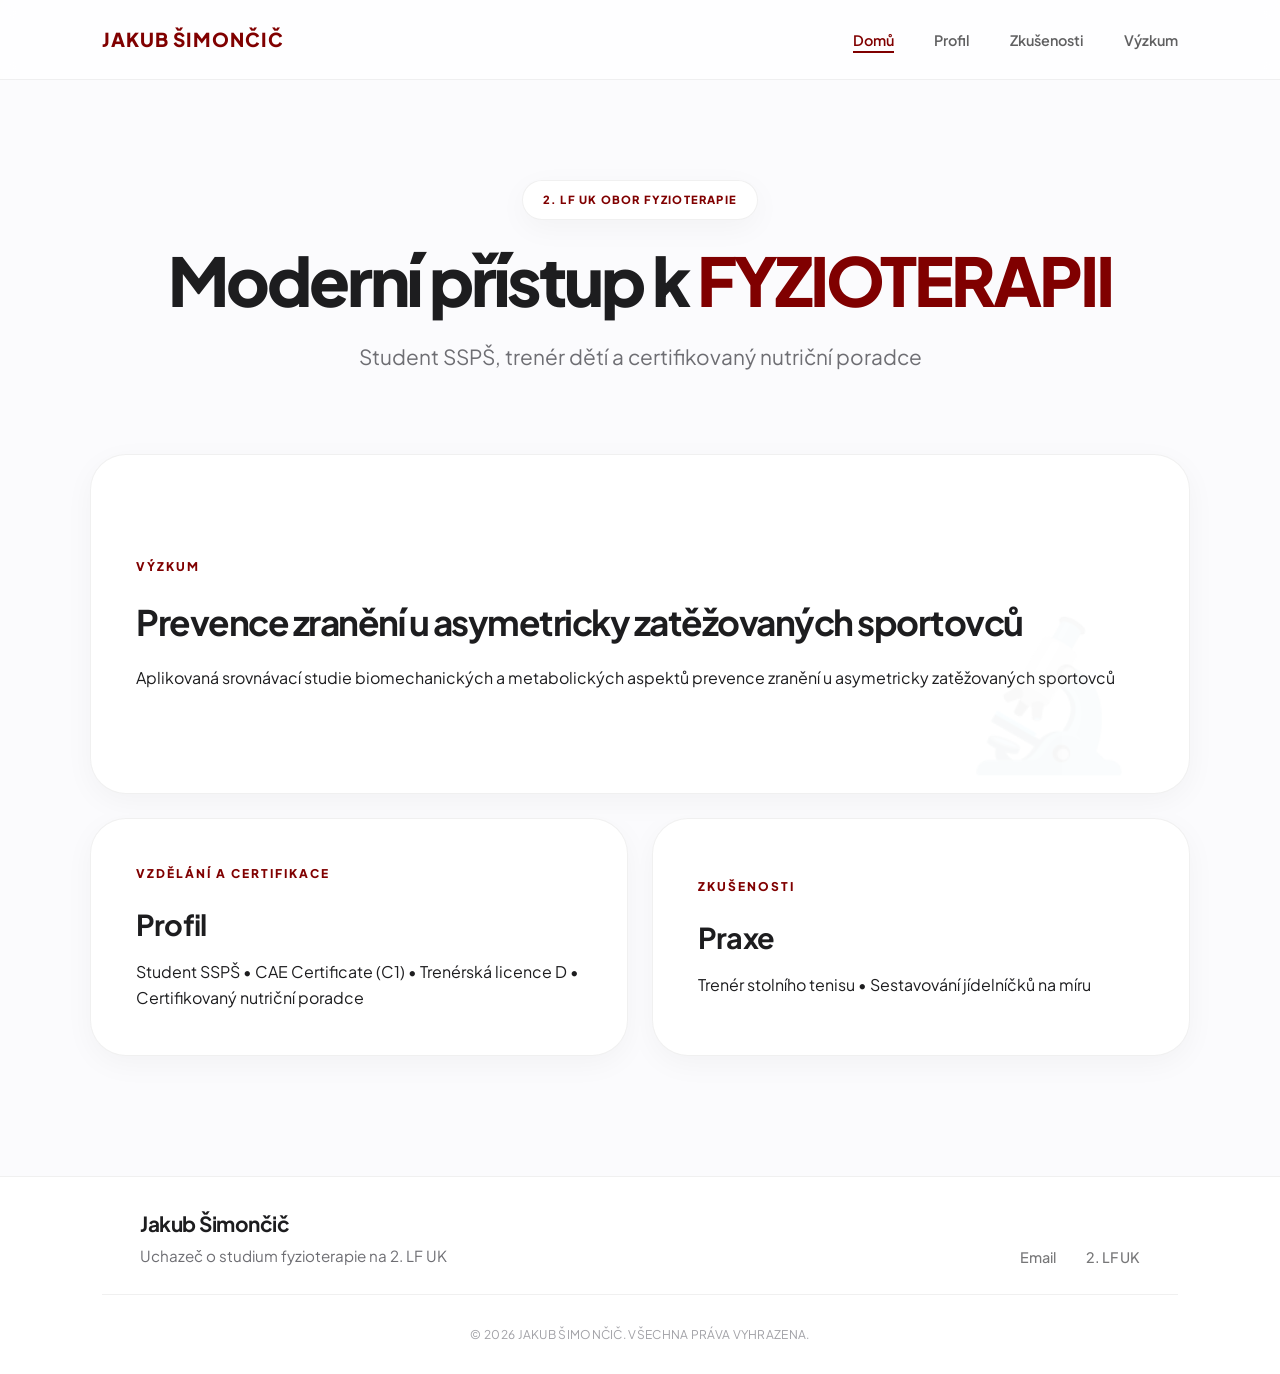
<file: index.html>
<!DOCTYPE html>
<html lang="cs">
<head>
    <meta charset="UTF-8">
    <meta name="viewport" content="width=device-width, initial-scale=1.0">
    <title>Portfolio | Jakub Šimončič</title>
    <link rel="stylesheet" href="css/style.css">
    <link href="https://fonts.googleapis.com/css2?family=Plus+Jakarta+Sans:wght@300;400;600;800&display=swap" rel="stylesheet">
</head>
<body>
    <div class="bg-blur"></div>

    <nav id="main-nav">
        <div class="logo">
            <a href="index.html">JAKUB ŠIMONČIČ</a>
        </div>
        
        <div class="menu-toggle" id="mobile-menu">
            <span class="bar"></span>
            <span class="bar"></span>
            <span class="bar"></span>
        </div>

        <ul class="nav-links">
            <li><a href="index.html">Domů</a></li>
            <li><a href="pages/profil.html">Profil</a></li>
            <li><a href="pages/zkusenosti.html">Zkušenosti</a></li>
            <li><a href="pages/vyzkum.html">Výzkum</a></li>
        </ul>
    </nav>

<main class="main-layout">
    <header class="hero-section">
        <span class="badge">2. LF UK obor Fyzioterapie</span>
        <h1>Moderní přístup k<span> FYZIOTERAPII</span></h1>
        <p class="lead-text">Student SSPŠ, trenér dětí a certifikovaný nutriční poradce</p>
    </header>

        <section class="bento-wrapper">
            <a href="pages/vyzkum.html" class="bento-box main-card">
                <div class="box-content">
                    <span class="category">Výzkum</span>
                    <h2>Prevence zranění u asymetricky zatěžovaných sportovců</h2>
                    <p>Aplikovaná srovnávací studie biomechanických a metabolických aspektů prevence zranění u asymetricky zatěžovaných sportovců</p>
                    <div class="visual-icon">🔬</div>
                </div>
            </a>

            <div class="bento-row">
                <a href="pages/profil.html" class="bento-box medium-card">
                    <span class="category">Vzdělání a certifikace</span>
                    <h3>Profil</h3>
                    <p>Student SSPŠ • CAE Certificate (C1) • Trenérská licence D • Certifikovaný nutriční poradce</p>
                </a>
                <a href="pages/zkusenosti.html" class="bento-box medium-card">
                    <span class="category">Zkušenosti</span>
                    <h3>Praxe</h3>
                    <p>Trenér stolního tenisu • Sestavování jídelníčků na míru</p>
                </a>
            </div>
        </section>
    </main>
    <footer class="main-footer">
        <div class="footer-content">
            <div class="footer-info">
                <h3>Jakub Šimončič</h3>
                <p>Uchazeč o studium fyzioterapie na 2. LF UK</p>
            </div>
            <div class="footer-links">
                <a href="mailto:jakub.simoncic@seznam.cz">Email</a>
                <a href="https://www.lf2.cuni.cz/uchazeci/nase-programy/fyzioterapie-a-aplikovana-fyzioterapie" target="_blank">2. LF UK</a>
            </div>
        </div>
        <div class="footer-bottom">
            <p>&copy; 2026 Jakub Šimončič. Všechna práva vyhrazena.</p>
        </div>
    </footer>

    <script src="js/script.js"></script>
</body>
</html>
</file>
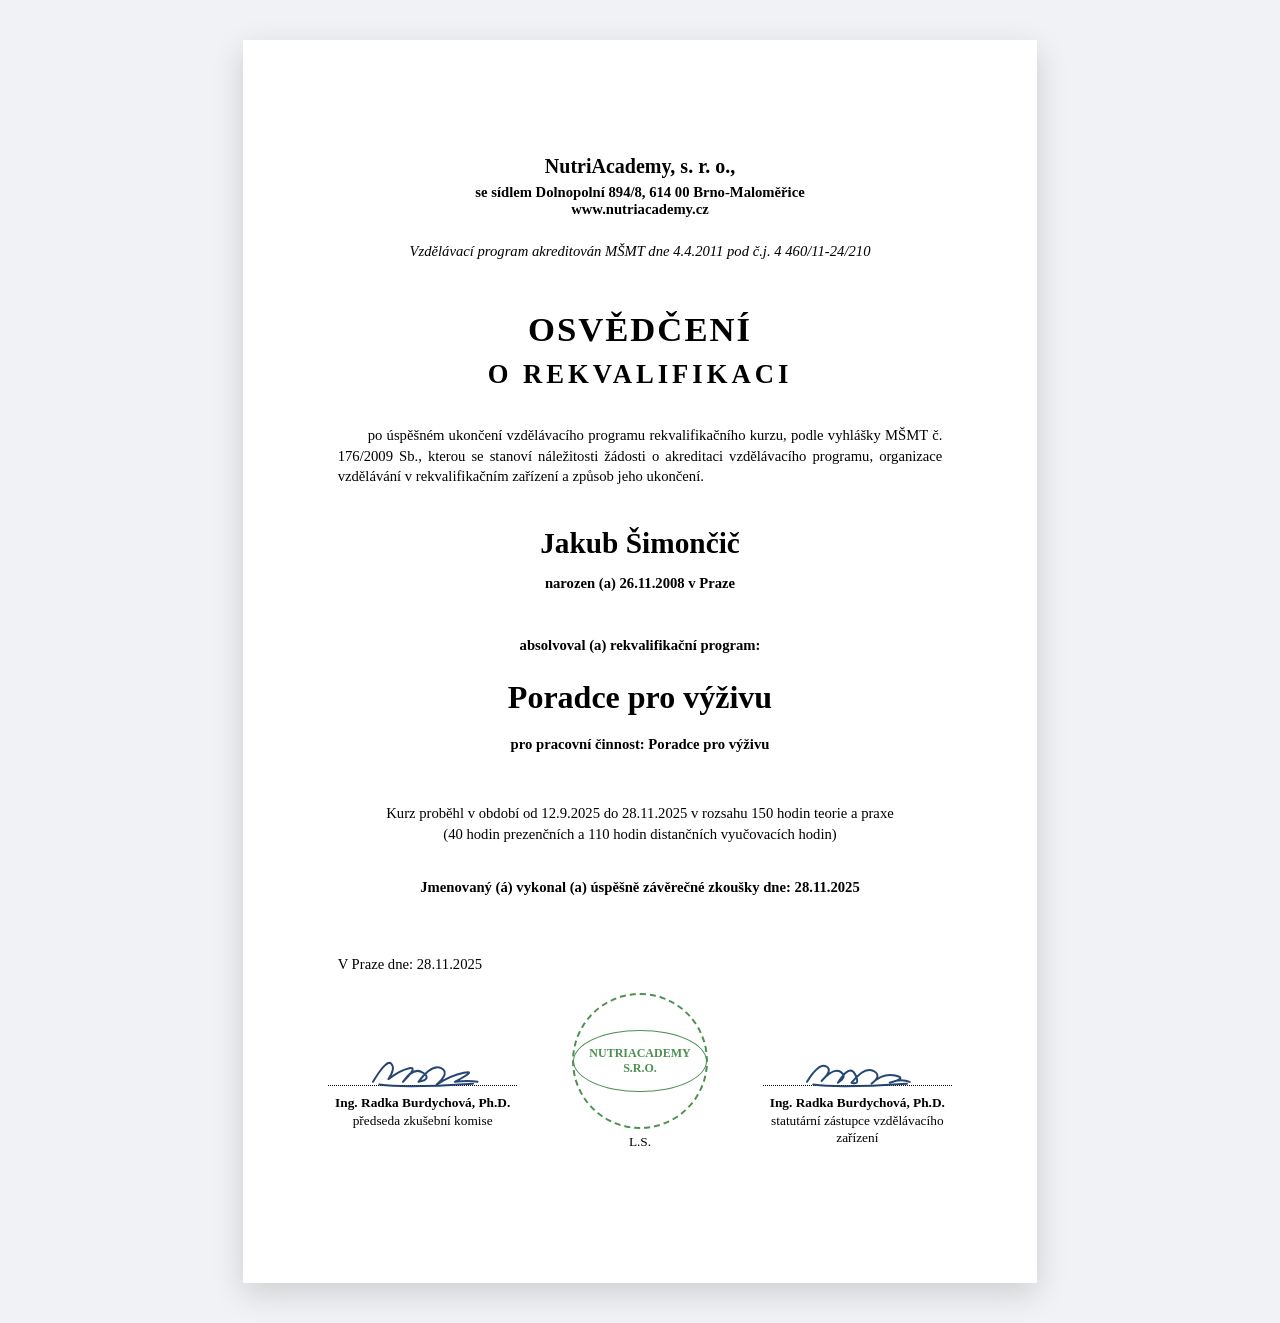
<file: pages/certifikat.html>
<!DOCTYPE html>
<html lang="cs">
<head>
    <meta charset="UTF-8">
    <meta name="viewport" content="width=device-width, initial-scale=1.0">
    <title>Osvědčení o rekvalifikaci - Jakub Šimončič</title>
    <style>
        body {
            background-color: #f0f2f5;
            margin: 0;
            padding: 40px 20px;
            display: flex;
            justify-content: center;
            align-items: center;
            font-family: "Times New Roman", Times, serif;
            color: #000;
        }

        /* Formát papíru A4 na výšku */
        .cert-paper {
            width: 210mm;
            min-height: 297mm;
            background: #fff;
            padding: 30mm 20mm 20mm 20mm;
            box-sizing: border-box;
            box-shadow: 0 10px 30px rgba(0,0,0,0.15);
            position: relative;
            display: flex;
            flex-direction: column;
            align-items: center;
        }

        /* Horní hlavička instituce */
        .institution {
            text-align: center;
            font-size: 15pt;
            font-weight: bold;
            line-height: 1.3;
            margin-bottom: 5px;
        }
        .inst-details {
            text-align: center;
            font-size: 11pt;
            font-weight: bold;
            margin-bottom: 25px;
        }
        .akreditace {
            text-align: center;
            font-size: 11pt;
            font-style: italic;
            margin-bottom: 50px;
        }

        /* Hlavní nadpisy */
        .main-title {
            font-size: 26pt;
            font-weight: bold;
            letter-spacing: 2px;
            margin-bottom: 10px;
            text-align: center;
        }
        .subtitle {
            font-size: 20pt;
            font-weight: bold;
            letter-spacing: 4px;
            margin-bottom: 35px;
            text-align: center;
        }

        /* Právní text */
        .legal-text {
            text-align: justify;
            font-size: 11pt;
            line-height: 1.4;
            width: 100%;
            max-width: 160mm;
            margin-bottom: 40px;
            text-indent: 30px;
        }

        /* Jméno absolventa */
        .name {
            font-size: 22pt;
            font-weight: bold;
            margin-bottom: 15px;
            text-align: center;
        }
        .birth-info {
            font-size: 11pt;
            font-weight: bold;
            margin-bottom: 45px;
            text-align: center;
        }

        /* Absolvovaný program */
        .absolvoval {
            font-size: 11pt;
            font-weight: bold;
            margin-bottom: 25px;
            text-align: center;
        }
        .program-name {
            font-size: 24pt;
            font-weight: bold;
            margin-bottom: 20px;
            text-align: center;
        }
        .pracovni-cinnost {
            font-size: 11pt;
            font-weight: bold;
            margin-bottom: 50px;
            text-align: center;
        }

        /* Podrobnosti o kurzu */
        .course-details {
            text-align: center;
            font-size: 11pt;
            line-height: 1.4;
            max-width: 160mm;
            margin-bottom: 35px;
        }
        .zkouska-info {
            font-size: 11pt;
            font-weight: bold;
            margin-bottom: 60px;
            text-align: center;
        }

        /* Místo a datum */
        .location-date {
            width: 100%;
            max-width: 160mm;
            font-size: 11pt;
            margin-bottom: 20px;
            text-align: left;
        }

        /* Spodní podpisy a razítko */
        .footer-signatures {
            display: flex;
            justify-content: space-between;
            align-items: flex-end; 
            width: 100%;
            max-width: 170mm;
            margin-top: auto;
            padding-bottom: 15mm;
        }
        
        /* Blok podpisu - upraveno na PŘESNOU fixní výšku shora dolů */
        .sig-block {
            width: 55mm;
            text-align: center;
            font-size: 10pt;
            line-height: 1.3;
            height: 90px; /* Zaručí identickou výšku bloků = obě linky budou nekompromisně v jedné rovině */
            position: relative;
        }

        /* Zavěšení podpisu naprosto fixně na horní okraj bloku */
        .signature-image {
            position: absolute;
            top: -10px; /* Přibití shora, aby to sedělo rovnou na tu pevnou linku */
            left: 50%;
            transform: translateX(-50%);
            width: 130px; 
            height: 50px;
            pointer-events: none;
            user-select: none;
            display: flex;
            justify-content: center;
            align-items: center;
            z-index: 10;
        }

        .signature-svg {
            width: 100%;
            height: 100%;
        }

        .signature-path {
            fill: none;
            stroke: #1b3d6d;
            stroke-width: 2.2;
            stroke-linecap: round;
            stroke-linejoin: round;
            opacity: 0.95;
        }

        /* Tečkovaná linka - nyní absolutně fixovaná z vrchu na stejný bod */
        .sig-line {
            width: 50mm;
            border-bottom: 1px dotted #000;
            margin: 25px auto 8px auto; /* Vždy 25px od horního okraje bloku, nezávisle na textu níže */
        }

        .sig-text {
            display: block; 
        }
        
        /* Donutíme titul automaticky skočit na nový řádek bez potřeby <br> */
        .sig-text strong {
            display: block;
        }

        /* Kulaté úřední razítko */
        .stamp-block {
            width: 40mm;
            text-align: center;
            font-size: 10pt;
        }
        .round-stamp {
            width: 35mm;
            height: 35mm;
            border: 2px dashed #2e7d32;
            border-radius: 50%;
            margin: 0 auto 5px auto;
            display: flex;
            justify-content: center;
            align-items: center;
            color: #2e7d32;
            font-weight: bold;
            font-size: 9pt;
            text-transform: uppercase;
            opacity: 0.85;
        }
    </style>
</head>
<body>

    <div class="cert-paper">
        <div class="institution">NutriAcademy, s. r. o.,</div>
        <div class="inst-details">se sídlem Dolnopolní 894/8, 614 00 Brno-Maloměřice<br>www.nutriacademy.cz</div>
        <div class="akreditace">Vzdělávací program akreditován MŠMT dne 4.4.2011 pod č.j. 4 460/11-24/210</div>

        <div class="main-title">OSVĚDČENÍ</div>
        <div class="subtitle">O REKVALIFIKACI</div>

        <div class="legal-text">
            po úspěšném ukončení vzdělávacího programu rekvalifikačního kurzu, podle vyhlášky MŠMT č. 176/2009 Sb., kterou se stanoví náležitosti žádosti o akreditaci vzdělávacího programu, organizace vzdělávání v rekvalifikačním zařízení a způsob jeho ukončení.
        </div>

        <div class="name">Jakub Šimončič</div>
        <div class="birth-info">narozen (a) 26.11.2008 v Praze</div>

        <div class="absolvoval">absolvoval (a) rekvalifikační program:</div>
        <div class="program-name">Poradce pro výživu</div>
        <div class="pracovni-cinnost">pro pracovní činnost: Poradce pro výživu</div>

        <div class="course-details">
            Kurz proběhl v období od 12.9.2025 do 28.11.2025 v rozsahu 150 hodin teorie a praxe<br>
            (40 hodin prezenčních a 110 hodin distančních vyučovacích hodin)
        </div>
        <div class="zkouska-info">Jmenovaný (á) vykonal (a) úspěšně závěrečné zkoušky dne: 28.11.2025</div>

        <div class="location-date">V Praze dne: 28.11.2025</div>

        <div class="footer-signatures">
            <div class="sig-block">
                <div class="signature-image">
                    <svg class="signature-svg" viewBox="0 0 140 55">
                        <path class="signature-path" d="M15,35 Q30,10 35,15 T32,32 Q45,22 55,20 T48,35 Q60,18 70,25 T65,35 Q80,15 90,20 T85,38 Q100,28 115,25 T105,35 Q120,33 130,35" />
                        <path class="signature-path" stroke-width="1.8" d="M22,38 Q50,42 125,37" />
                    </svg>
                </div>
                <div class="sig-line"></div>
                <div class="sig-text">
                    <strong>Ing. Radka Burdychová, Ph.D.</strong>
                    <span>předseda zkušební komise</span>
                </div>
            </div>

            <div class="stamp-block">
                <div class="round-stamp">
                    <div style="text-align: center; border: 1px solid #2e7d32; border-radius: 50%; padding: 15px;">
                        NutriAcademy<br>s.r.o.
                    </div>
                </div>
                L.S.
            </div>

            <div class="sig-block">
                <div class="signature-image">
                    <svg class="signature-svg" viewBox="0 0 140 55">
                        <path class="signature-path" d="M15,35 Q28,14 36,18 T31,34 Q44,19 52,24 T49,36 Q62,15 68,27 T64,36 Q78,18 88,23 T86,37 Q98,25 112,28 T106,36 Q118,31 128,35" />
                        <path class="signature-path" stroke-width="1.8" d="M22,38 Q50,42 125,37" />
                    </svg>
                </div>
                <div class="sig-line"></div>
                <div class="sig-text">
                    <strong>Ing. Radka Burdychová, Ph.D.</strong>
                    <span>statutární zástupce vzdělávacího zařízení</span>
                </div>
            </div>
        </div>
    </div>
</body>
</html>
</file>
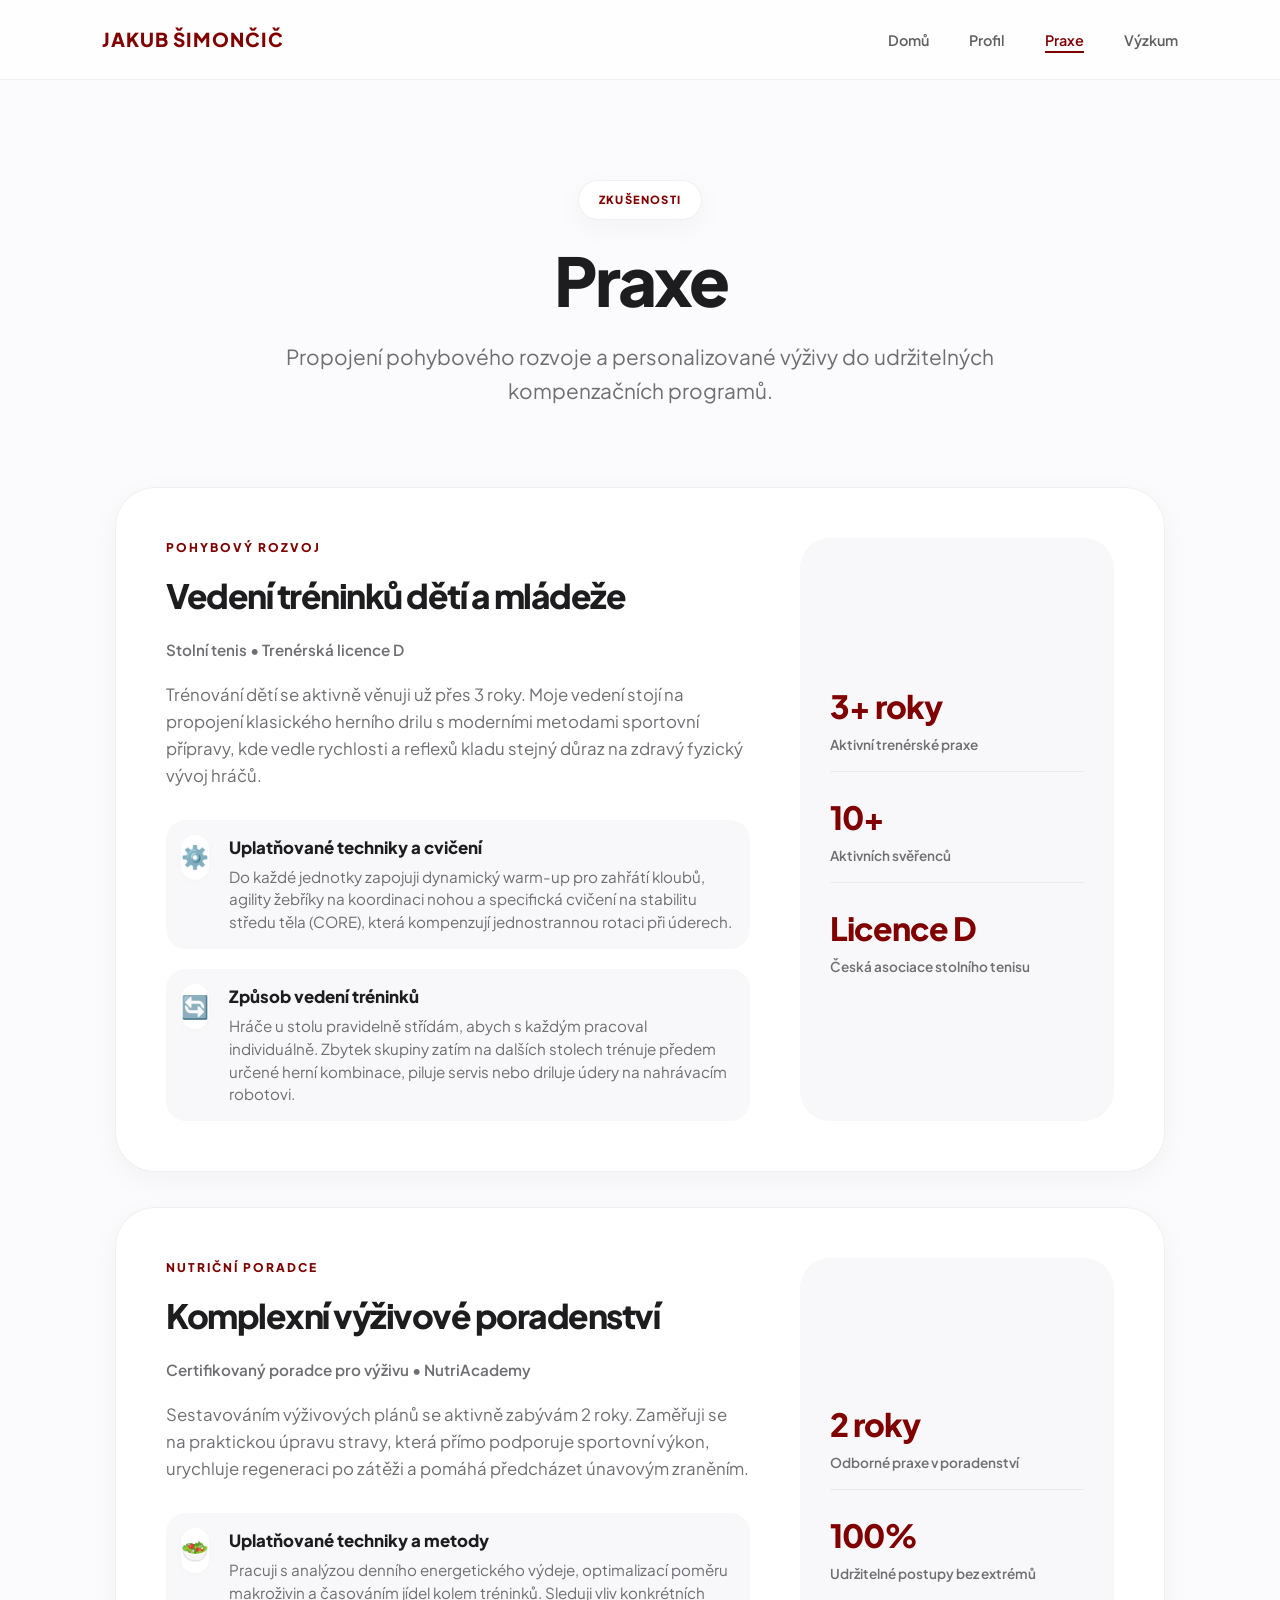
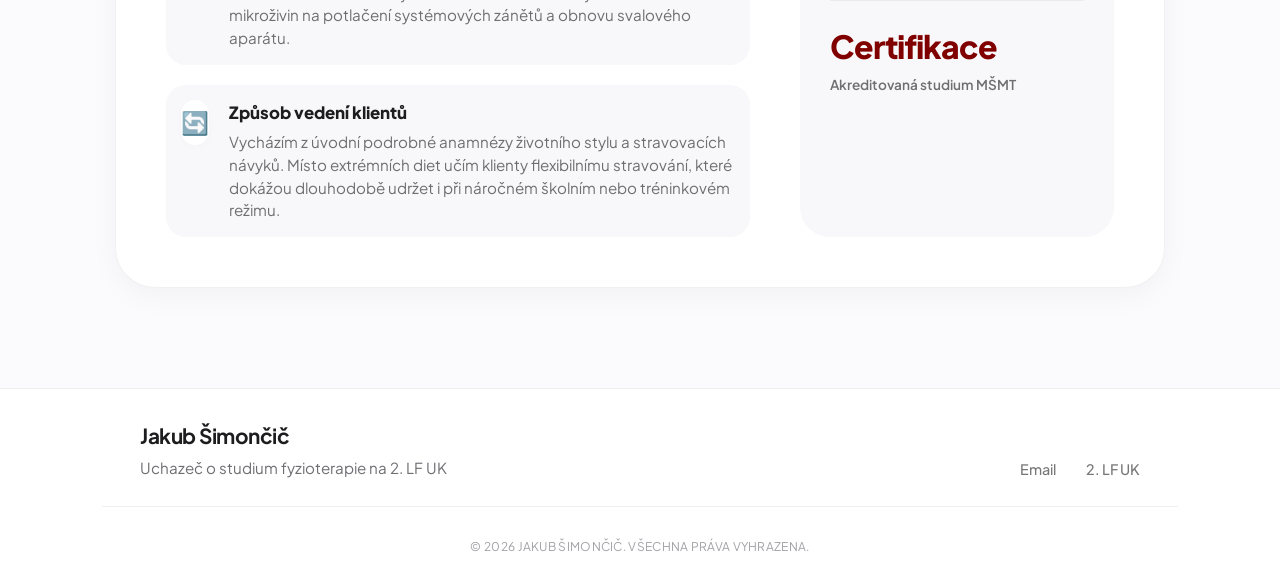
<file: pages/nutrice.html>
<!DOCTYPE html>
<html lang="cs">
<head>
    <meta charset="UTF-8">
    <meta name="viewport" content="width=device-width, initial-scale=1.0">
    <title>Praxe a zkušenosti | Jakub Šimončič</title>
    <link rel="stylesheet" href="../css/style.css">
    <link rel="stylesheet" href="../css/nutrice.css">
    <link href="https://fonts.googleapis.com/css2?family=Plus+Jakarta+Sans:wght@300;400;600;800&display=swap" rel="stylesheet">
</head>
<body>
    <div class="bg-blur"></div>

    <nav id="main-nav">
        <div class="logo">
            <a href="../index.html">JAKUB ŠIMONČIČ</a>
        </div>
        <div class="menu-toggle" id="mobile-menu">
            <span class="bar"></span>
            <span class="bar"></span>
            <span class="bar"></span>
        </div>
        <ul class="nav-links">
            <li><a href="../index.html">Domů</a></li>
            <li><a href="o_mne.html">Profil</a></li>
            <li><a href="nutrice.html">Praxe</a></li>
            <li><a href="studie.html">Výzkum</a></li>
        </ul>
    </nav>

    <main class="profil-layout">
        <header class="hero-section">
            <span class="badge">Zkušenosti</span>
            <h1>Praxe</h1>
            <p class="lead-text">Propojení pohybového rozvoje a personalizované výživy do udržitelných kompenzačních programů.</p>
        </header>

        <section class="experience-wrapper">
            <div class="interactive-card">
                <div class="card-left">
                    <span class="category-tag">Pohybový rozvoj</span>
                    <h2>Vedení tréninků dětí a mládeže</h2>
                    <p class="sub-subtitle">Stolní tenis • Trenérská licence D</p>
                    <p class="card-desc">Trénování dětí se aktivně věnuji už přes 3 roky. Moje vedení stojí na propojení klasického herního drilu s moderními metodami sportovní přípravy, kde vedle rychlosti a reflexů kladu stejný důraz na zdravý fyzický vývoj hráčů.</p>
                    
                    <div class="interactive-list">
                        <div class="list-item">
                            <span class="item-icon">⚙️</span>
                            <div class="item-text">
                                <h4>Uplatňované techniky a cvičení</h4>
                                <p>Do každé jednotky zapojuji dynamický warm-up pro zahřátí kloubů, agility žebříky na koordinaci nohou a specifická cvičení na stabilitu středu těla (CORE), která kompenzují jednostrannou rotaci při úderech.</p>
                            </div>
                        </div>
                        <div class="list-item">
                            <span class="item-icon">🔄</span>
                            <div class="item-text">
                                <h4>Způsob vedení tréninků</h4>
                                <p>Hráče u stolu pravidelně střídám, abych s každým pracoval individuálně. Zbytek skupiny zatím na dalších stolech trénuje předem určené herní kombinace, piluje servis nebo driluje údery na nahrávacím robotovi.</p>
                            </div>
                        </div>
                    </div>
                </div>
                
                <div class="card-right-stats">
                    <div class="stat-box">
                        <span class="stat-number">3+ roky</span>
                        <span class="stat-label">Aktivní trenérské praxe</span>
                    </div>
                    <div class="stat-box">
                        <span class="stat-number">10+</span>
                        <span class="stat-label">Aktivních svěřenců</span>
                    </div>
                    <div class="stat-box">
                        <span class="stat-number">Licence D</span>
                        <span class="stat-label">Česká asociace stolního tenisu</span>
                    </div>
                </div>
            </div>

            <div class="interactive-card">
                <div class="card-left">
                    <span class="category-tag">Nutriční poradce</span>
                    <h2>Komplexní výživové poradenství</h2>
                    <p class="sub-subtitle">Certifikovaný poradce pro výživu • NutriAcademy</p>
                    <p class="card-desc">Sestavováním výživových plánů se aktivně zabývám 2 roky. Zaměřuji se na praktickou úpravu stravy, která přímo podporuje sportovní výkon, urychluje regeneraci po zátěži a pomáhá předcházet únavovým zraněním.</p>
                    
                    <div class="interactive-list">
                        <div class="list-item">
                            <span class="item-icon">🥗</span>
                            <div class="item-text">
                                <h4>Uplatňované techniky a metody</h4>
                                <p>Pracuji s analýzou denního energetického výdeje, optimalizací poměru makroživin a časováním jídel kolem tréninků. Sleduji vliv konkrétních mikroživin na potlačení systémových zánětů a obnovu svalového aparátu.</p>
                            </div>
                        </div>
                        <div class="list-item">
                            <span class="item-icon">🔄</span>
                            <div class="item-text">
                                <h4>Způsob vedení klientů</h4>
                                <p>Vycházím z úvodní podrobné anamnézy životního stylu a stravovacích návyků. Místo extrémních diet učím klienty flexibilnímu stravování, které dokážou dlouhodobě udržet i při náročném školním nebo tréninkovém režimu.</p>
                            </div>
                        </div>
                    </div>
                </div>
                
                <div class="card-right-stats">
                    <div class="stat-box">
                        <span class="stat-number">2 roky</span>
                        <span class="stat-label">Odborné praxe v poradenství</span>
                    </div>
                    <div class="stat-box">
                        <span class="stat-number">100%</span>
                        <span class="stat-label">Udržitelné postupy bez extrémů</span>
                    </div>
                    <div class="stat-box">
                        <span class="stat-number">Certifikace</span>
                        <span class="stat-label">Akreditovaná studium MŠMT</span>
                    </div>
                </div>
            </div>
        </section>
    </main>

    <footer class="main-footer">
        <div class="footer-content">
            <div class="footer-info">
                <h3>Jakub Šimončič</h3>
                <p>Uchazeč o studium fyzioterapie na 2. LF UK</p>
            </div>
            <div class="footer-links">
                <a href="mailto:jakub.simoncic@seznam.cz">Email</a>
                <a href="https://www.lf2.cuni.cz/uchazeci/nase-programy/fyzioterapie-a-aplikovana-fyzioterapie" target="_blank">2. LF UK</a>
            </div>
        </div>
        <div class="footer-bottom">
            <p>&copy; 2026 Jakub Šimončič. Všechna práva vyhrazena.</p>
        </div>
    </footer>

    <script src="../js/script.js"></script>
</body>
</html>
</file>
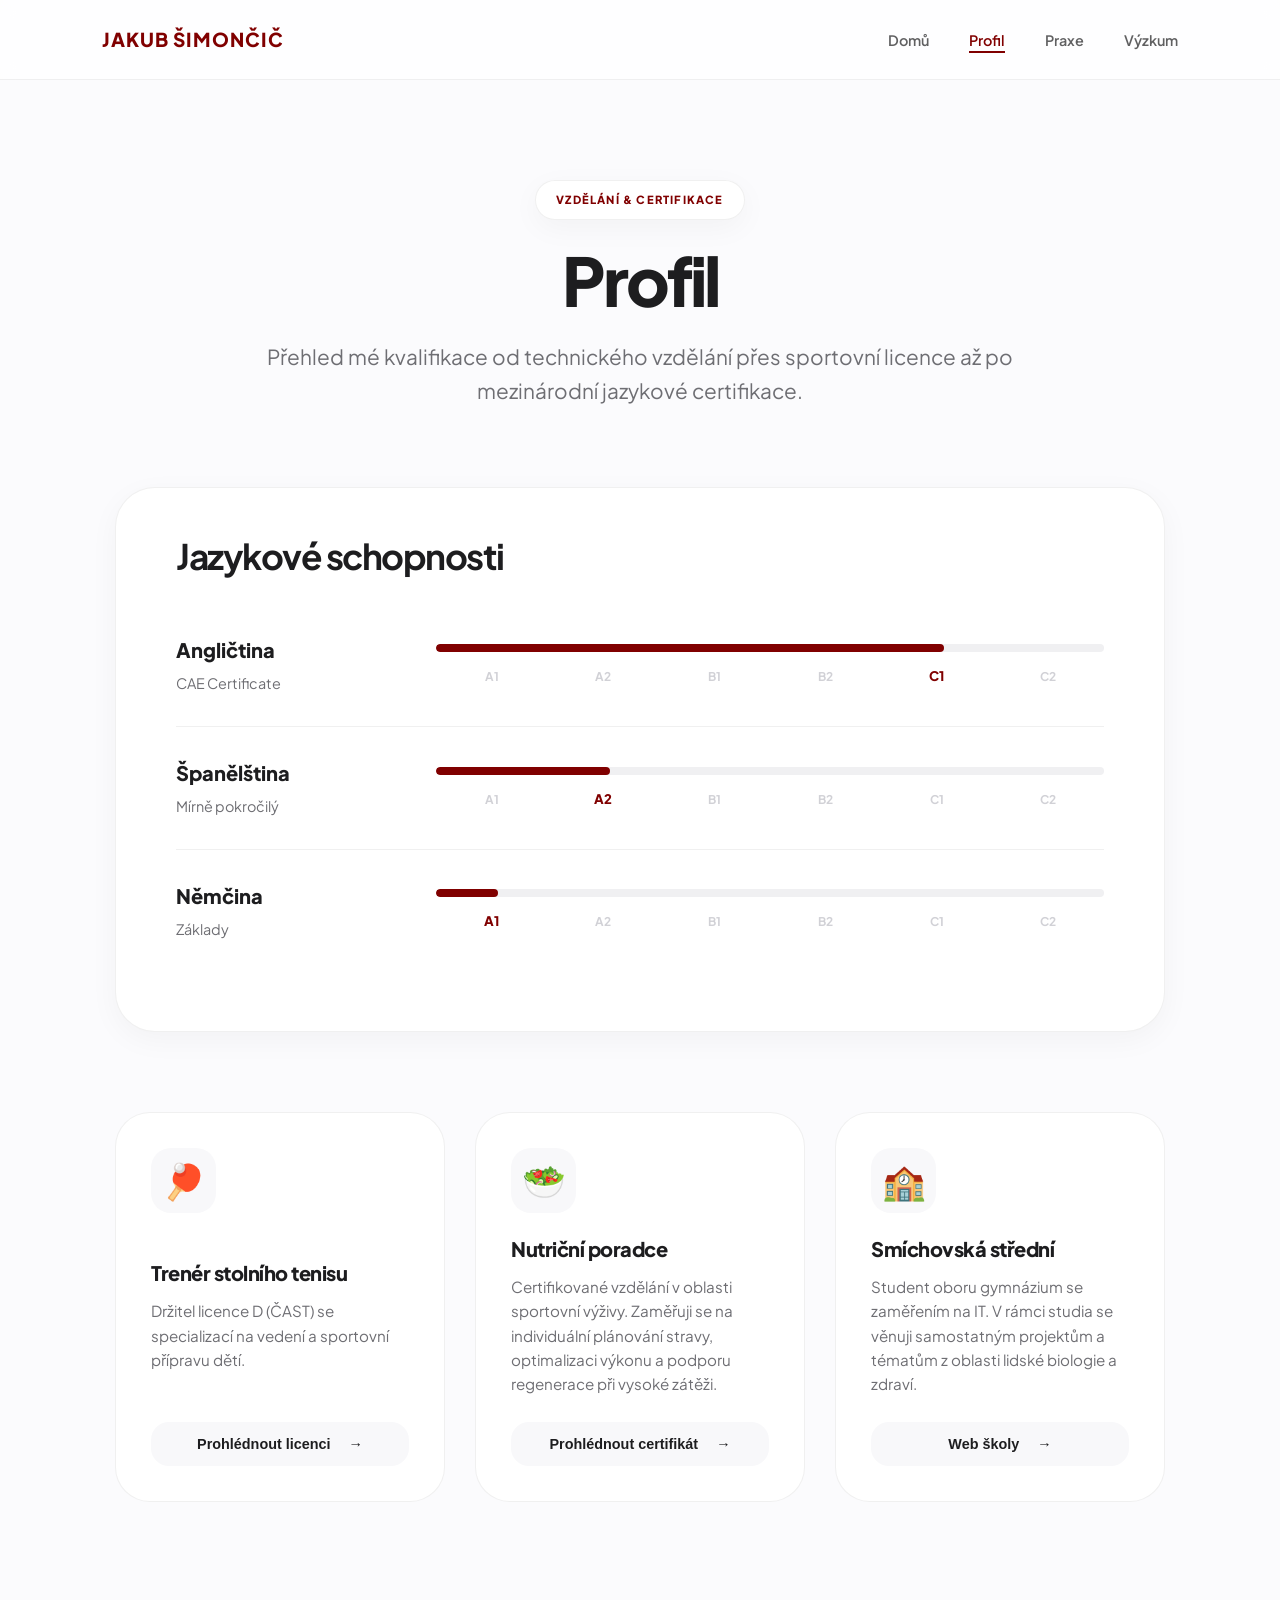
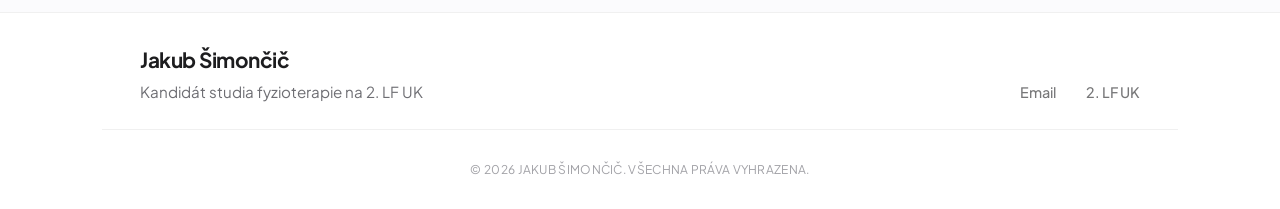
<file: pages/o_mne.html>
<!DOCTYPE html>
<html lang="cs">
<head>
    <meta charset="UTF-8">
    <meta name="viewport" content="width=device-width, initial-scale=1.0">
    <title>Profil | Jakub Šimončič</title>
    <link rel="stylesheet" href="../css/style.css">
    <link rel="stylesheet" href="../css/o_mne.css">
    <link href="https://fonts.googleapis.com/css2?family=Plus+Jakarta+Sans:wght@300;400;600;800&display=swap" rel="stylesheet">
</head>
<body>
    <div class="bg-blur"></div>

    <nav id="main-nav">
        <div class="logo">
            <a href="../index.html">JAKUB ŠIMONČIČ</a>
        </div>

        <div class="menu-toggle" id="mobile-menu">
            <span class="bar"></span>
            <span class="bar"></span>
            <span class="bar"></span>
        </div>

        <ul class="nav-links">
            <li><a href="../index.html">Domů</a></li>
            <li><a href="o_mne.html">Profil</a></li>
            <li><a href="nutrice.html">Praxe</a></li>
            <li><a href="studie.html">Výzkum</a></li>
        </ul>
    </nav>
<main class="profil-layout">
    <header class="hero-section">
        <span class="badge">Vzdělání & Certifikace</span>
        <h1>Profil</h1>
        <p class="lead-text">Přehled mé kvalifikace od technického vzdělání přes sportovní licence až po mezinárodní jazykové certifikace.</p>
    </header>

    <section class="language-dashboard">
        <div class="dash-header">
            <h2>Jazykové schopnosti</h2>
        </div>
        
        <div class="lang-grid">
            <div class="lang-row">
                <div class="lang-info">
                    <span class="lang-name">Angličtina</span>
                    <span class="lang-cert">CAE Certificate</span>
                </div>
                <div class="lang-track-container">
                    <div class="lang-track">
                        <div class="lang-fill fill-c1"></div>
                    </div>
                    <div class="lang-steps">
                        <span>A1</span><span>A2</span><span>B1</span><span>B2</span><span class="active">C1</span><span>C2</span>
                    </div>
                </div>
            </div>

            <div class="lang-row">
                <div class="lang-info">
                    <span class="lang-name">Španělština</span>
                    <span class="lang-cert">Mírně pokročilý</span>
                </div>
                <div class="lang-track-container">
                    <div class="lang-track">
                        <div class="lang-fill fill-a2"></div>
                    </div>
                    <div class="lang-steps">
                        <span>A1</span><span class="active">A2</span><span>B1</span><span>B2</span><span>C1</span><span>C2</span>
                    </div>
                </div>
            </div>

            <div class="lang-row">
                <div class="lang-info">
                    <span class="lang-name">Němčina</span>
                    <span class="lang-cert">Základy</span>
                </div>
                <div class="lang-track-container">
                    <div class="lang-track">
                        <div class="lang-fill fill-a1"></div>
                    </div>
                    <div class="lang-steps">
                        <span class="active">A1</span><span>A2</span><span>B1</span><span>B2</span><span>C1</span><span>C2</span>
                    </div>
                </div>
            </div>
        </div>
    </section>

<div class="skills-grid">
    <div class="skill-card">
        <div class="skill-icon">🏓</div>
        <div class="skill-data">
            <h3>Trenér stolního tenisu</h3>
            <p>Držitel licence D (ČAST) se specializací na vedení a sportovní přípravu dětí.</p>
        </div>
        <button class="view-cert-btn" onclick="window.open('https://registr.ping-pong.cz/htm/treneri/profil.php?osoba=85125', '_blank')">
            Prohlédnout licenci <span class="btn-arrow">→</span>
        </button>
    </div>

    <div class="skill-card">
        <div class="skill-icon">🥗</div>
        <div class="skill-data">
            <h3>Nutriční poradce</h3>
            <p>Certifikované vzdělání v oblasti sportovní výživy. Zaměřuji se na individuální plánování stravy, optimalizaci výkonu a podporu regenerace při vysoké zátěži.</p>
        </div>
        <button class="view-cert-btn" onclick="window.open('certifikat.html', '_blank')">
            Prohlédnout certifikát <span class="btn-arrow">→</span>
        </button>
    </div>

    <div class="skill-card">
        <div class="skill-icon">🏫</div>
        <div class="skill-data">
            <h3>Smíchovská střední</h3>
                <p>Student oboru gymnázium se zaměřením na IT. V rámci studia se věnuji samostatným projektům a tématům z oblasti lidské biologie a zdraví.</p>        
            </div>
        <button class="view-cert-btn" onclick="window.open('https://www.ssps.cz/', '_blank')">
            Web školy <span class="btn-arrow">→</span>
        </button>
    </div>
</div>
</main>

        <footer class="main-footer">
        <div class="footer-content">
            <div class="footer-info">
                <h3>Jakub Šimončič</h3>
                <p>Kandidát studia fyzioterapie na 2. LF UK</p>
            </div>
            <div class="footer-links">
                <a href="mailto:jakub.simoncic@seznam.cz">Email</a>
                <a href="https://www.lf2.cuni.cz/uchazeci/nase-programy/fyzioterapie-a-aplikovana-fyzioterapie" target="_blank">2. LF UK</a>
            </div>
        </div>
        <div class="footer-bottom">
            <p>&copy; 2026 Jakub Šimončič. Všechna práva vyhrazena.</p>
        </div>
    </footer>

    <script src="../js/script.js"></script>
</body>
</html>
</file>
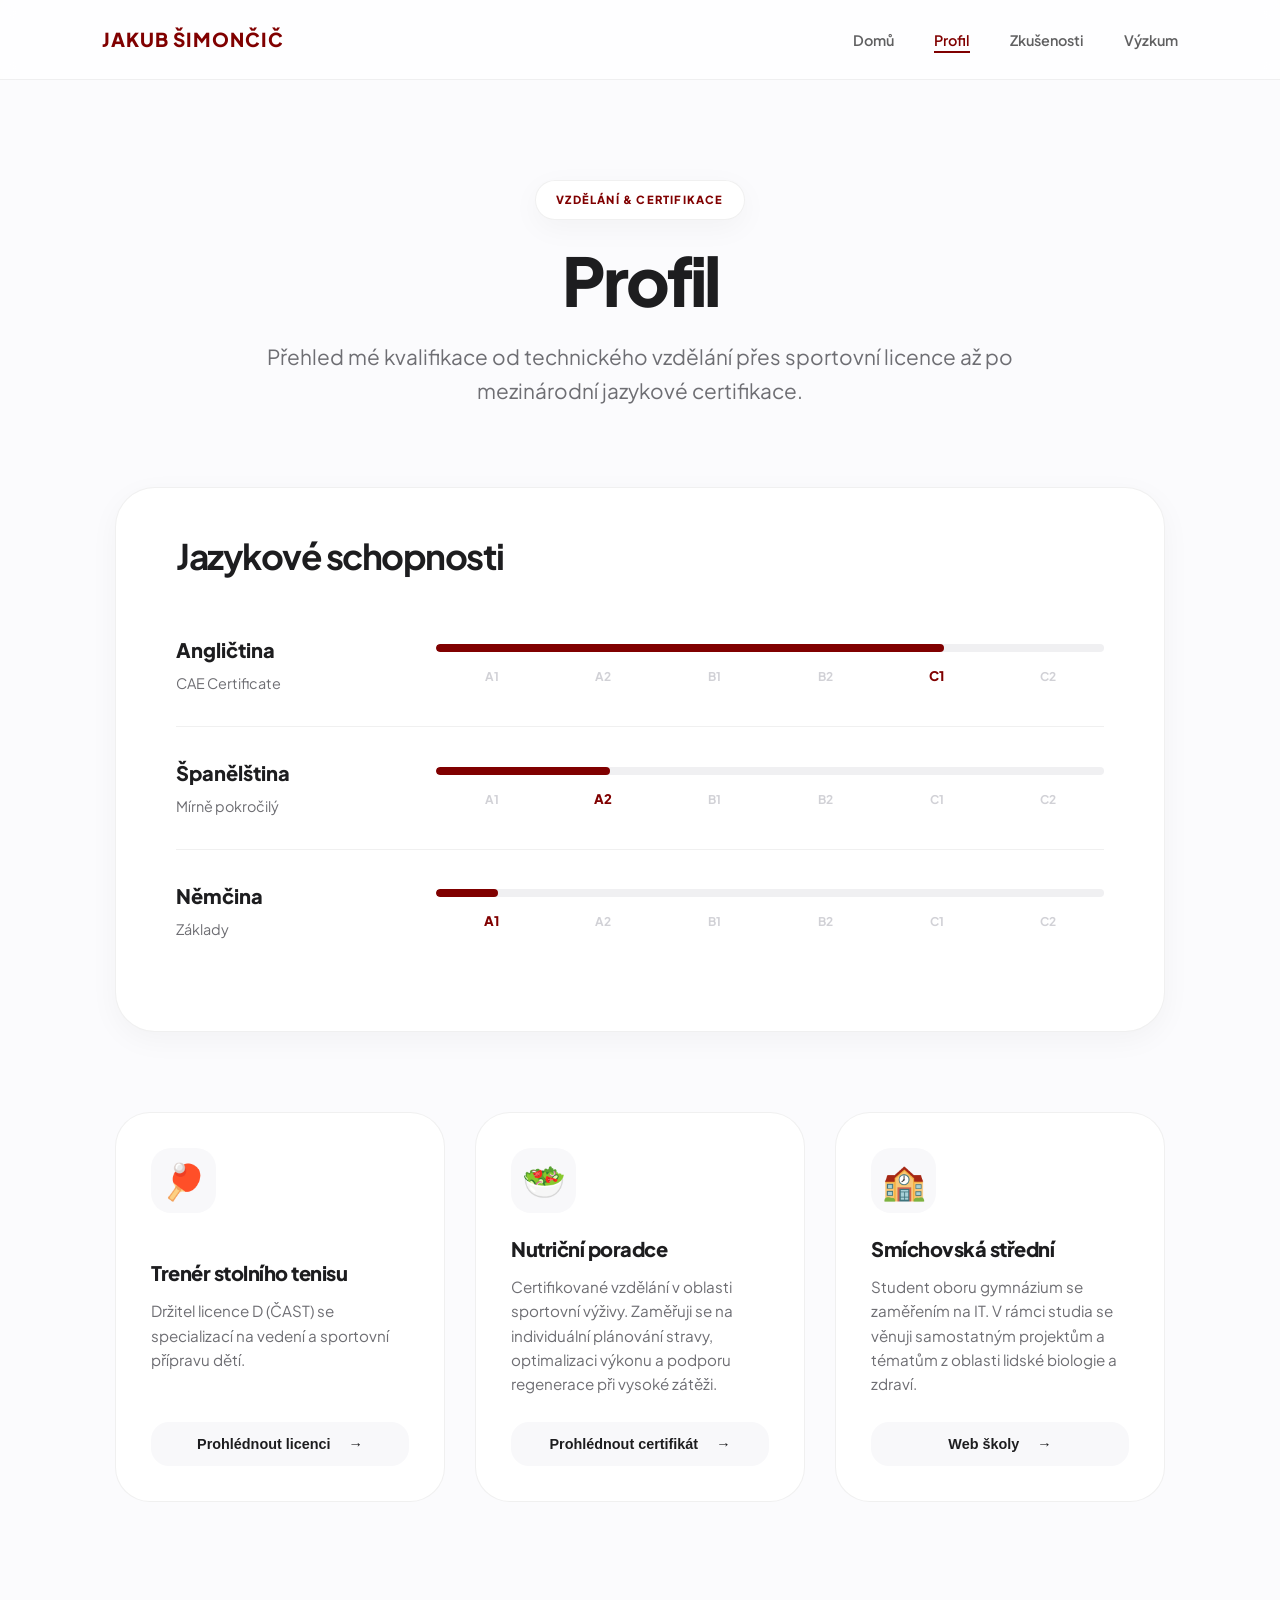
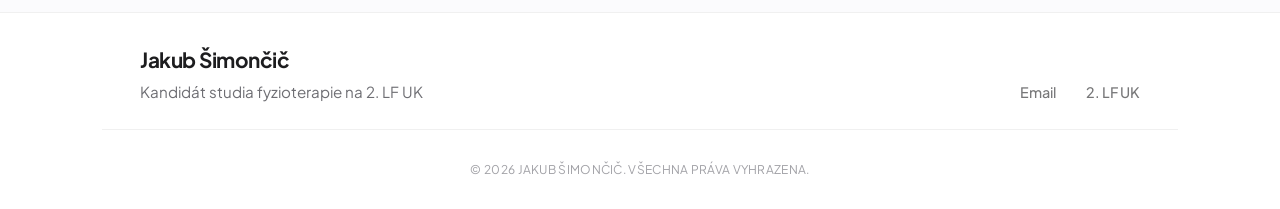
<file: pages/profil.html>
<!DOCTYPE html>
<html lang="cs">
<head>
    <meta charset="UTF-8">
    <meta name="viewport" content="width=device-width, initial-scale=1.0">
    <title>Profil | Jakub Šimončič</title>
    <link rel="stylesheet" href="../css/style.css">
    <link rel="stylesheet" href="../css/profil.css">
    <link href="https://fonts.googleapis.com/css2?family=Plus+Jakarta+Sans:wght@300;400;600;800&display=swap" rel="stylesheet">
</head>
<body>
    <div class="bg-blur"></div>

    <nav id="main-nav">
        <div class="logo">
            <a href="../index.html">JAKUB ŠIMONČIČ</a>
        </div>

        <div class="menu-toggle" id="mobile-menu">
            <span class="bar"></span>
            <span class="bar"></span>
            <span class="bar"></span>
        </div>

        <ul class="nav-links">
            <li><a href="../index.html">Domů</a></li>
            <li><a href="profil.html">Profil</a></li>
            <li><a href="zkusenosti.html">Zkušenosti</a></li>
            <li><a href="vyzkum.html">Výzkum</a></li>
        </ul>
    </nav>
<main class="profil-layout">
    <header class="hero-section">
        <span class="badge">Vzdělání & Certifikace</span>
        <h1>Profil</h1>
        <p class="lead-text">Přehled mé kvalifikace od technického vzdělání přes sportovní licence až po mezinárodní jazykové certifikace.</p>
    </header>

    <section class="language-dashboard">
        <div class="dash-header">
            <h2>Jazykové schopnosti</h2>
        </div>
        
        <div class="lang-grid">
            <div class="lang-row">
                <div class="lang-info">
                    <span class="lang-name">Angličtina</span>
                    <span class="lang-cert">CAE Certificate</span>
                </div>
                <div class="lang-track-container">
                    <div class="lang-track">
                        <div class="lang-fill fill-c1"></div>
                    </div>
                    <div class="lang-steps">
                        <span>A1</span><span>A2</span><span>B1</span><span>B2</span><span class="active">C1</span><span>C2</span>
                    </div>
                </div>
            </div>

            <div class="lang-row">
                <div class="lang-info">
                    <span class="lang-name">Španělština</span>
                    <span class="lang-cert">Mírně pokročilý</span>
                </div>
                <div class="lang-track-container">
                    <div class="lang-track">
                        <div class="lang-fill fill-a2"></div>
                    </div>
                    <div class="lang-steps">
                        <span>A1</span><span class="active">A2</span><span>B1</span><span>B2</span><span>C1</span><span>C2</span>
                    </div>
                </div>
            </div>

            <div class="lang-row">
                <div class="lang-info">
                    <span class="lang-name">Němčina</span>
                    <span class="lang-cert">Základy</span>
                </div>
                <div class="lang-track-container">
                    <div class="lang-track">
                        <div class="lang-fill fill-a1"></div>
                    </div>
                    <div class="lang-steps">
                        <span class="active">A1</span><span>A2</span><span>B1</span><span>B2</span><span>C1</span><span>C2</span>
                    </div>
                </div>
            </div>
        </div>
    </section>

<div class="skills-grid">
    <div class="skill-card">
        <div class="skill-icon">🏓</div>
        <div class="skill-data">
            <h3>Trenér stolního tenisu</h3>
            <p>Držitel licence D (ČAST) se specializací na vedení a sportovní přípravu dětí.</p>
        </div>
        <button class="view-cert-btn" onclick="window.open('https://registr.ping-pong.cz/htm/treneri/profil.php?osoba=85125', '_blank')">
            Prohlédnout licenci <span class="btn-arrow">→</span>
        </button>
    </div>

    <div class="skill-card">
        <div class="skill-icon">🥗</div>
        <div class="skill-data">
            <h3>Nutriční poradce</h3>
            <p>Certifikované vzdělání v oblasti sportovní výživy. Zaměřuji se na individuální plánování stravy, optimalizaci výkonu a podporu regenerace při vysoké zátěži.</p>
        </div>
        <button class="view-cert-btn" onclick="window.open('certifikat.html', '_blank')">
            Prohlédnout certifikát <span class="btn-arrow">→</span>
        </button>
    </div>

    <div class="skill-card">
        <div class="skill-icon">🏫</div>
        <div class="skill-data">
            <h3>Smíchovská střední</h3>
                <p>Student oboru gymnázium se zaměřením na IT. V rámci studia se věnuji samostatným projektům a tématům z oblasti lidské biologie a zdraví.</p>        
            </div>
        <button class="view-cert-btn" onclick="window.open('https://www.ssps.cz/', '_blank')">
            Web školy <span class="btn-arrow">→</span>
        </button>
    </div>
</div>
</main>

        <footer class="main-footer">
        <div class="footer-content">
            <div class="footer-info">
                <h3>Jakub Šimončič</h3>
                <p>Kandidát studia fyzioterapie na 2. LF UK</p>
            </div>
            <div class="footer-links">
                <a href="mailto:jakub.simoncic@seznam.cz">Email</a>
                <a href="https://www.lf2.cuni.cz/uchazeci/nase-programy/fyzioterapie-a-aplikovana-fyzioterapie" target="_blank">2. LF UK</a>
            </div>
        </div>
        <div class="footer-bottom">
            <p>&copy; 2026 Jakub Šimončič. Všechna práva vyhrazena.</p>
        </div>
    </footer>

    <script src="../js/script.js"></script>
</body>
</html>
</file>
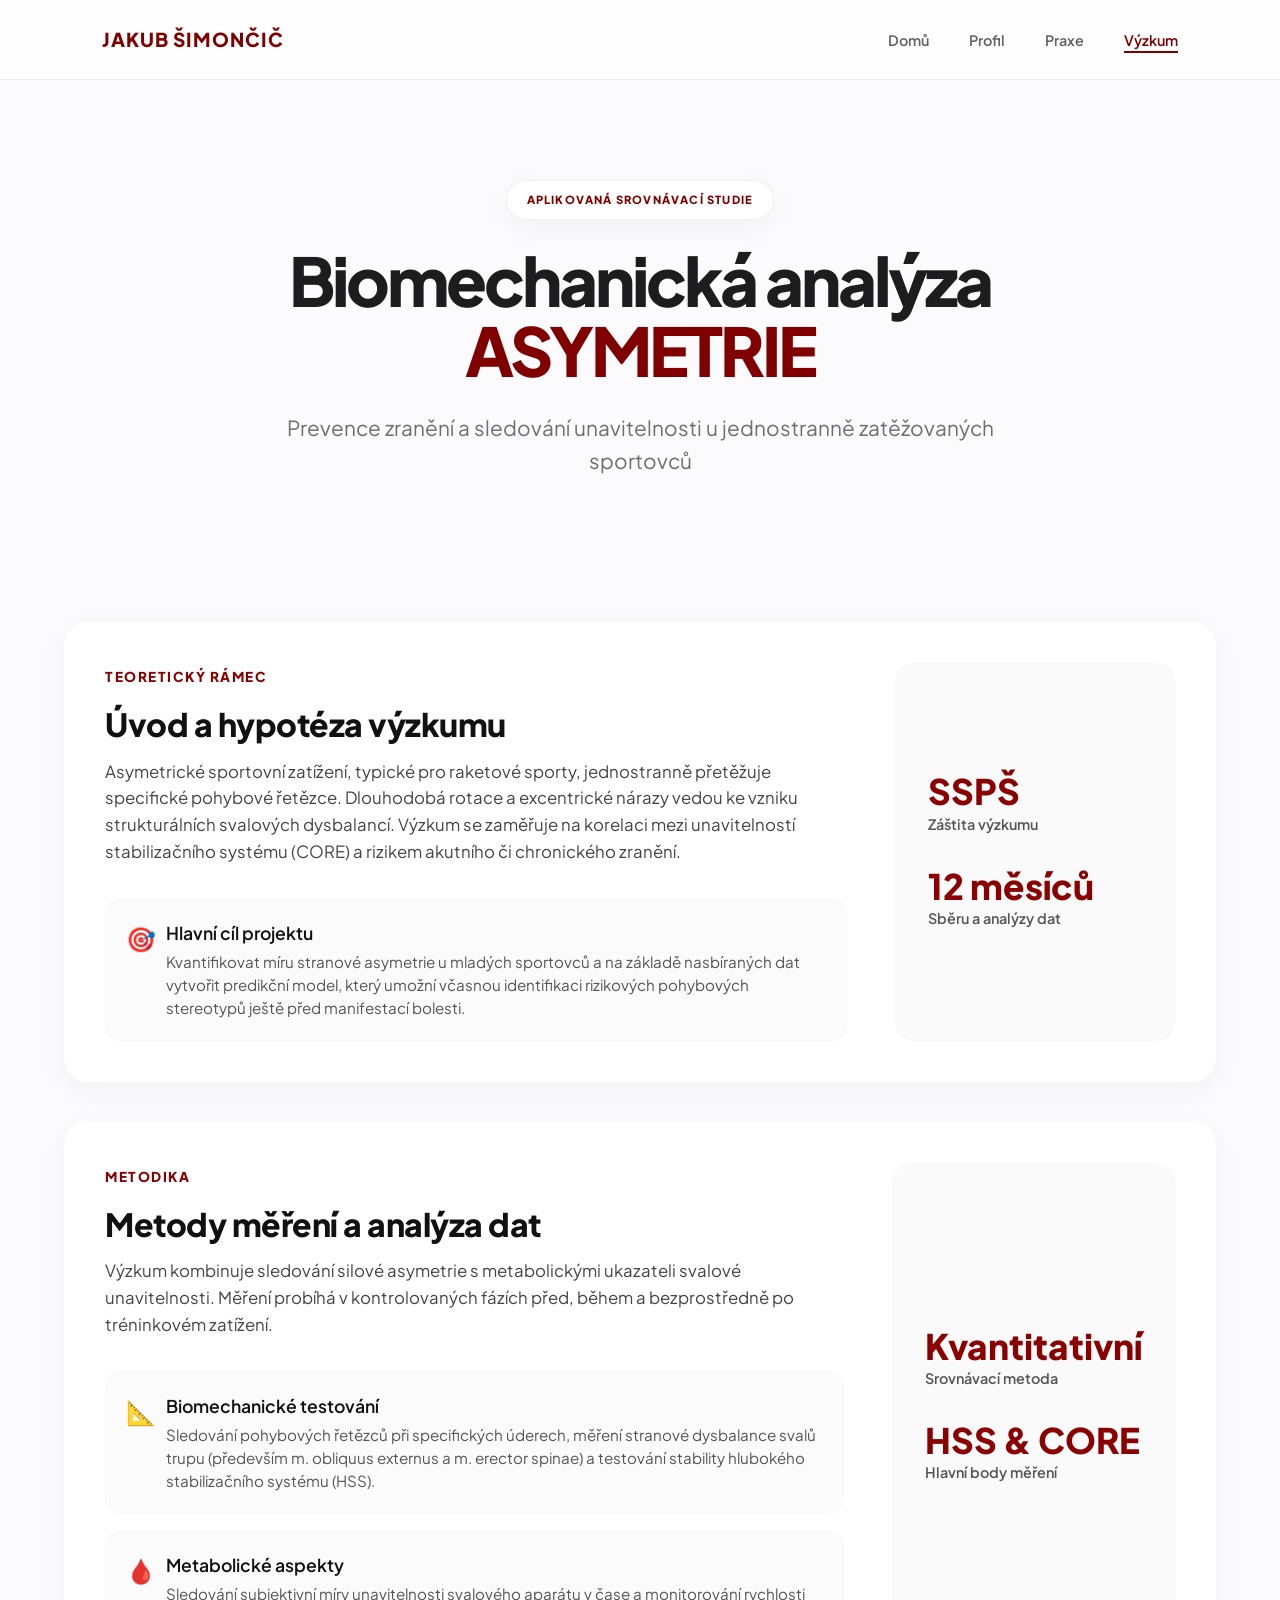
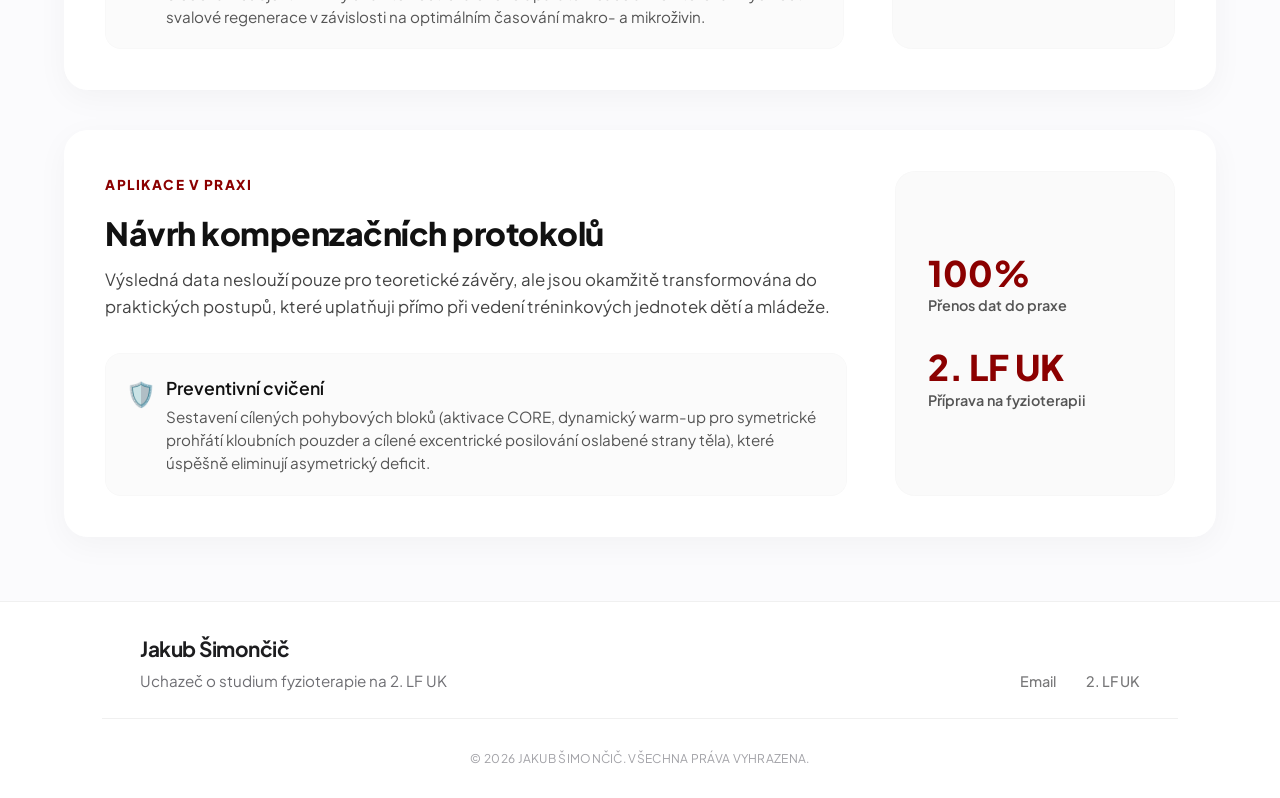
<file: pages/studie.html>
<!DOCTYPE html>
<html lang="cs">
<head>
    <meta charset="UTF-8">
    <meta name="viewport" content="width=device-width, initial-scale=1.0">
    <title>Výzkum | Jakub Šimončič</title>
    <link rel="stylesheet" href="../css/style.css">
    <link rel="stylesheet" href="../css/studie.css">
    <link href="https://fonts.googleapis.com/css2?family=Plus+Jakarta+Sans:wght@300;400;600;800&display=swap" rel="stylesheet">
</head>
<body>
    <div class="bg-blur"></div>

    <nav id="main-nav">
        <div class="logo">
            <a href="../index.html">JAKUB ŠIMONČIČ</a>
        </div>
        
        <div class="menu-toggle" id="mobile-menu">
            <span class="bar"></span>
            <span class="bar"></span>
            <span class="bar"></span>
        </div>

        <ul class="nav-links">
            <li><a href="../index.html">Domů</a></li>
            <li><a href="o_mne.html">Profil</a></li>
            <li><a href="nutrice.html">Praxe</a></li>
            <li><a href="studie.html" class="active">Výzkum</a></li>
        </ul>
    </nav>

    <main class="main-layout">
        <header class="hero-section">
            <span class="badge">Aplikovaná srovnávací studie</span>
            <h1>Biomechanická analýza<span> ASYMETRIE</span></h1>
            <p class="lead-text">Prevence zranění a sledování unavitelnosti u jednostranně zatěžovaných sportovců</p>
        </header>

        <section class="research-detail-wrapper">
            
            <div class="interactive-card">
                <div class="card-left">
                    <span class="category-tag">Teoretický rámec</span>
                    <h2>Úvod a hypotéza výzkumu</h2>
                    <p class="card-desc">Asymetrické sportovní zatížení, typické pro raketové sporty, jednostranně přetěžuje specifické pohybové řetězce. Dlouhodobá rotace a excentrické nárazy vedou ke vzniku strukturálních svalových dysbalancí. Výzkum se zaměřuje na korelaci mezi unavitelností stabilizačního systému (CORE) a rizikem akutního či chronického zranění.</p>
                    
                    <div class="interactive-list">
                        <div class="list-item">
                            <span class="item-icon">🎯</span>
                            <div class="item-text">
                                <h4>Hlavní cíl projektu</h4>
                                <p>Kvantifikovat míru stranové asymetrie u mladých sportovců a na základě nasbíraných dat vytvořit predikční model, který umožní včasnou identifikaci rizikových pohybových stereotypů ještě před manifestací bolesti.</p>
                            </div>
                        </div>
                    </div>
                </div>
                
                <div class="card-right-stats">
                    <div class="stat-box">
                        <span class="stat-number">SSPŠ</span>
                        <span class="stat-label">Záštita výzkumu</span>
                    </div>
                    <div class="stat-box">
                        <span class="stat-number">12 měsíců</span>
                        <span class="stat-label">Sběru a analýzy dat</span>
                    </div>
                </div>
            </div>

            <div class="interactive-card">
                <div class="card-left">
                    <span class="category-tag">Metodika</span>
                    <h2>Metody měření a analýza dat</h2>
                    <p class="card-desc">Výzkum kombinuje sledování silové asymetrie s metabolickými ukazateli svalové unavitelnosti. Měření probíhá v kontrolovaných fázích před, během a bezprostředně po tréninkovém zatížení.</p>
                    
                    <div class="interactive-list">
                        <div class="list-item">
                            <span class="item-icon">📐</span>
                            <div class="item-text">
                                <h4>Biomechanické testování</h4>
                                <p>Sledování pohybových řetězců při specifických úderech, měření stranové dysbalance svalů trupu (především m. obliquus externus a m. erector spinae) a testování stability hlubokého stabilizačního systému (HSS).</p>
                            </div>
                        </div>
                        <div class="list-item">
                            <span class="item-icon">🩸</span>
                            <div class="item-text">
                                <h4>Metabolické aspekty</h4>
                                <p>Sledování subjektivní míry unavitelnosti svalového aparátu v čase a monitorování rychlosti svalové regenerace v závislosti na optimálním časování makro- a mikroživin.</p>
                            </div>
                        </div>
                    </div>
                </div>
                
                <div class="card-right-stats">
                    <div class="stat-box">
                        <span class="stat-number">Kvantitativní</span>
                        <span class="stat-label">Srovnávací metoda</span>
                    </div>
                    <div class="stat-box">
                        <span class="stat-number">HSS & CORE</span>
                        <span class="stat-label">Hlavní body měření</span>
                    </div>
                </div>
            </div>

            <div class="interactive-card">
                <div class="card-left">
                    <span class="category-tag">Aplikace v praxi</span>
                    <h2>Návrh kompenzačních protokolů</h2>
                    <p class="card-desc">Výsledná data neslouží pouze pro teoretické závěry, ale jsou okamžitě transformována do praktických postupů, které uplatňuji přímo při vedení tréninkových jednotek dětí a mládeže.</p>
                    
                    <div class="interactive-list">
                        <div class="list-item">
                            <span class="item-icon">🛡️</span>
                            <div class="item-text">
                                <h4>Preventivní cvičení</h4>
                                <p>Sestavení cílených pohybových bloků (aktivace CORE, dynamický warm-up pro symetrické prohřátí kloubních pouzder a cílené excentrické posilování oslabené strany těla), které úspěšně eliminují asymetrický deficit.</p>
                            </div>
                        </div>
                    </div>
                </div>
                
                <div class="card-right-stats">
                    <div class="stat-box">
                        <span class="stat-number">100%</span>
                        <span class="stat-label">Přenos dat do praxe</span>
                    </div>
                    <div class="stat-box">
                        <span class="stat-number">2. LF UK</span>
                        <span class="stat-label">Příprava na fyzioterapii</span>
                    </div>
                </div>
            </div>

        </section>
    </main>

    <footer class="main-footer">
        <div class="footer-content">
            <div class="footer-info">
                <h3>Jakub Šimončič</h3>
                <p>Uchazeč o studium fyzioterapie na 2. LF UK</p>
            </div>
            <div class="footer-links">
                <a href="mailto:jakub.simoncic@seznam.cz">Email</a>
                <a href="https://www.lf2.cuni.cz/uchazeci/nase-programy/fyzioterapie-a-aplikovana-fyzioterapie" target="_blank">2. LF UK</a>
            </div>
        </div>
        <div class="footer-bottom">
            <p>&copy; 2026 Jakub Šimončič. Všechna práva vyhrazena.</p>
        </div>
    </footer>

    <script src="../js/script.js"></script>
</body>
</html>
</file>
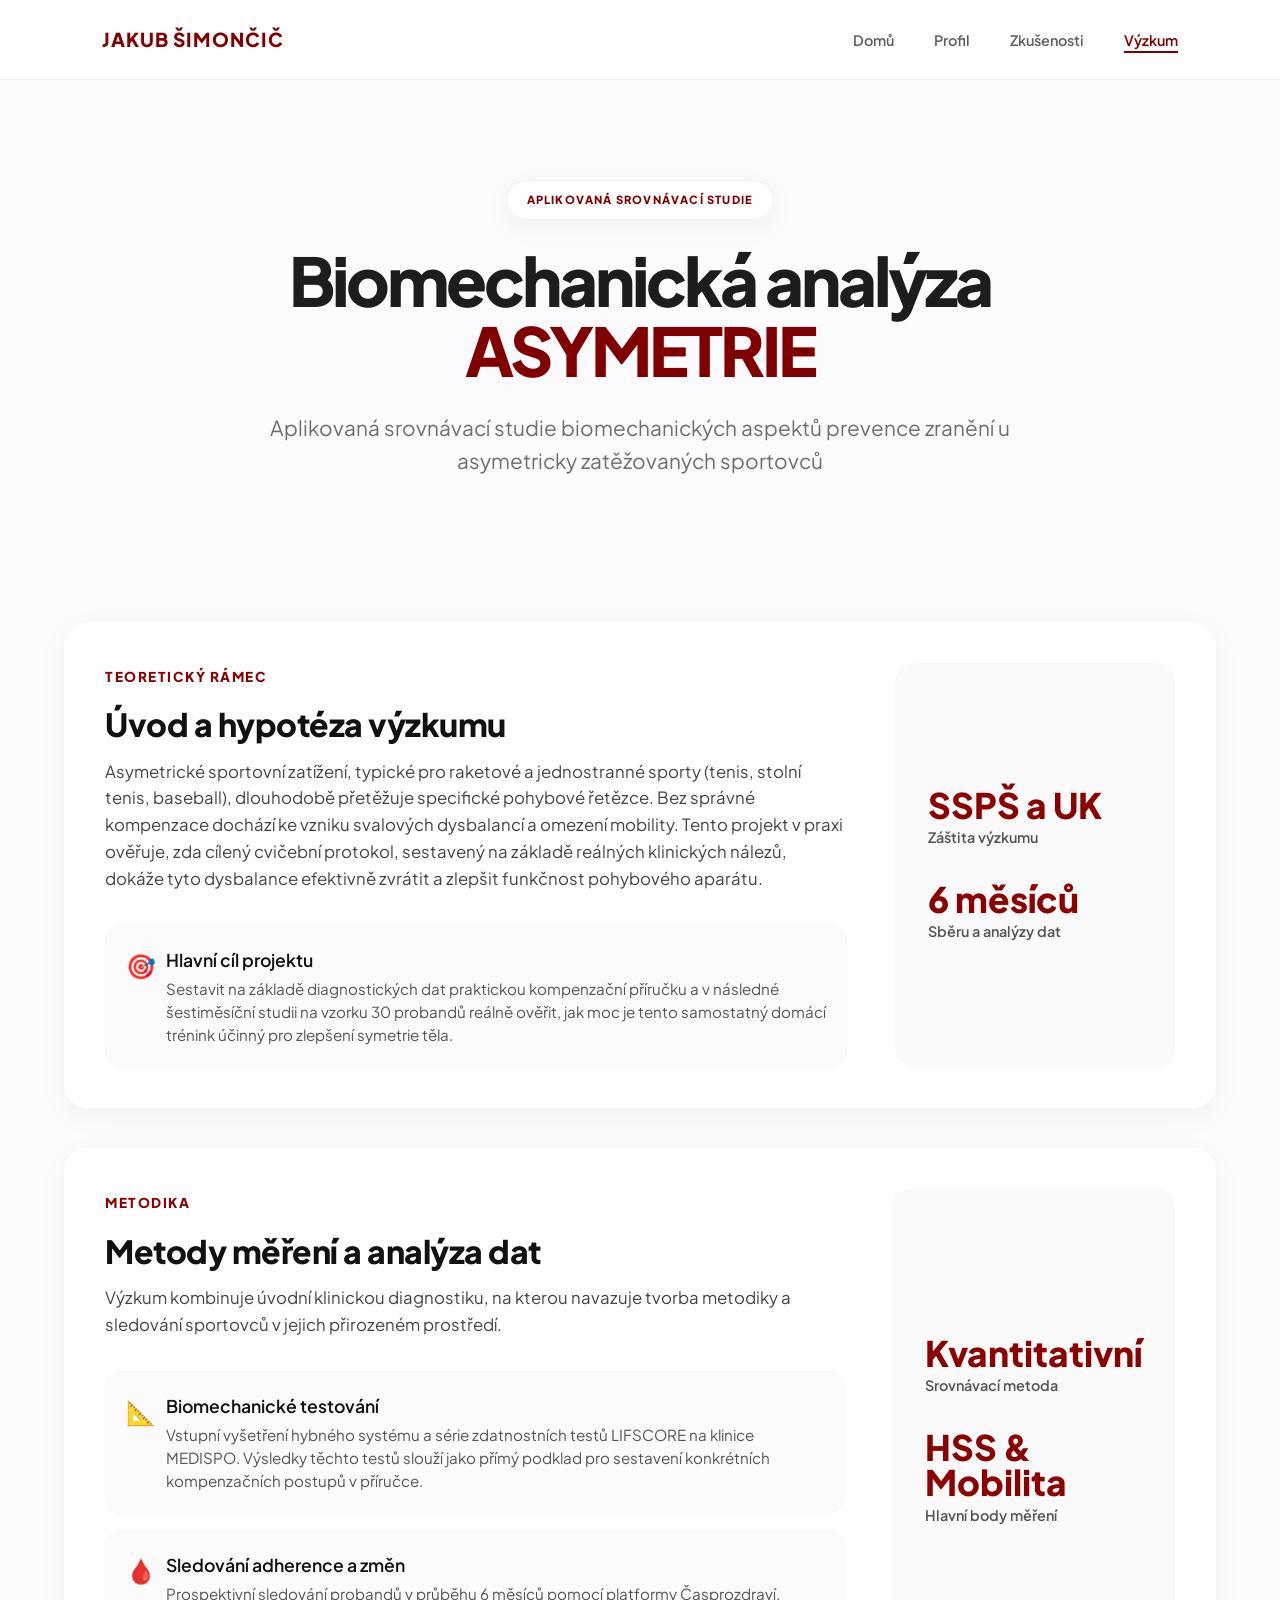
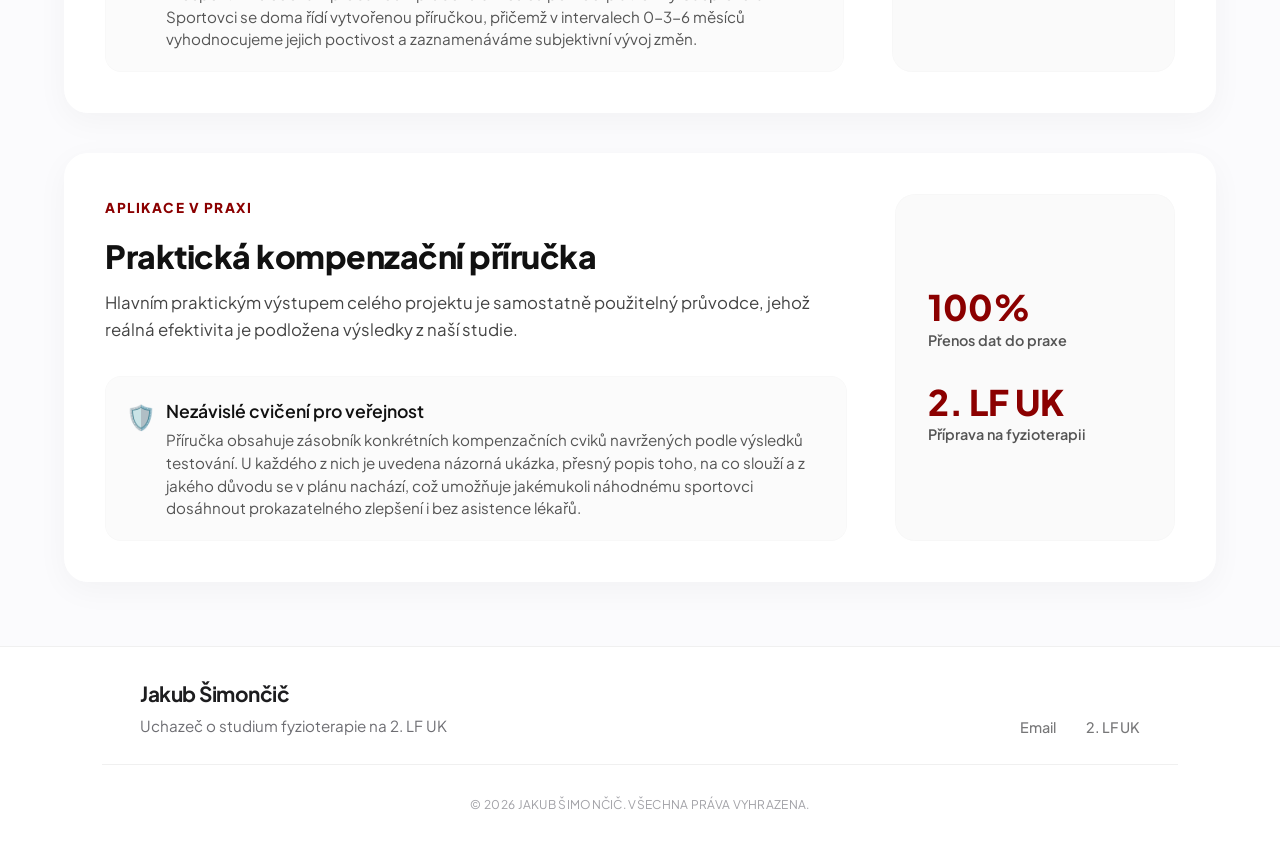
<file: pages/vyzkum.html>
<!DOCTYPE html>
<html lang="cs">
<head>
    <meta charset="UTF-8">
    <meta name="viewport" content="width=device-width, initial-scale=1.0">
    <title>Výzkum | Jakub Šimončič</title>
    <link rel="stylesheet" href="../css/style.css">
    <link rel="stylesheet" href="../css/vyzkum.css">
    <link href="https://fonts.googleapis.com/css2?family=Plus+Jakarta+Sans:wght@300;400;600;800&display=swap" rel="stylesheet">
</head>
<body>
    <div class="bg-blur"></div>

    <nav id="main-nav">
        <div class="logo">
            <a href="../index.html">JAKUB ŠIMONČIČ</a>
        </div>
        
        <div class="menu-toggle" id="mobile-menu">
            <span class="bar"></span>
            <span class="bar"></span>
            <span class="bar"></span>
        </div>

        <ul class="nav-links">
            <li><a href="../index.html">Domů</a></li>
            <li><a href="profil.html">Profil</a></li>
            <li><a href="zkusenosti.html">Zkušenosti</a></li>
            <li><a href="vyzkum.html" class="active">Výzkum</a></li>
        </ul>
    </nav>

    <main class="main-layout">
        <header class="hero-section">
            <span class="badge">Aplikovaná srovnávací studie</span>
            <h1>Biomechanická analýza<span> ASYMETRIE</span></h1>
            <p class="lead-text">Aplikovaná srovnávací studie biomechanických aspektů prevence zranění u asymetricky zatěžovaných sportovců
            </p>
        </header>

        <section class="research-detail-wrapper">
            
            <div class="interactive-card">
                <div class="card-left">
                    <span class="category-tag">Teoretický rámec</span>
                    <h2>Úvod a hypotéza výzkumu</h2>
                    <p class="card-desc">
                        Asymetrické sportovní zatížení, typické pro raketové a jednostranné sporty (tenis, stolní tenis, baseball), dlouhodobě přetěžuje specifické pohybové řetězce. 
                        Bez správné kompenzace dochází ke vzniku svalových dysbalancí a omezení mobility. Tento projekt v praxi ověřuje, zda cílený cvičební protokol, sestavený na základě 
                        reálných klinických nálezů, dokáže tyto dysbalance efektivně zvrátit a zlepšit funkčnost pohybového aparátu.
                    </p>
                    
                    <div class="interactive-list">
                        <div class="list-item">
                            <span class="item-icon">🎯</span>
                            <div class="item-text">
                                <h4>Hlavní cíl projektu</h4>
                                <p>
                                   Sestavit na základě diagnostických dat praktickou kompenzační příručku a v následné šestiměsíční studii na vzorku 30 probandů reálně ověřit, 
                                    jak moc je tento samostatný domácí trénink účinný pro zlepšení symetrie těla.
                                </p>
                            </div>
                        </div>
                    </div>
                </div>
                
                <div class="card-right-stats">
                    <div class="stat-box">
                        <span class="stat-number">SSPŠ a UK</span>
                        <span class="stat-label">Záštita výzkumu</span>
                    </div>
                    <div class="stat-box">
                        <span class="stat-number">6 měsíců</span>
                        <span class="stat-label">Sběru a analýzy dat</span>
                    </div>
                </div>
            </div>

            <div class="interactive-card">
                <div class="card-left">
                    <span class="category-tag">Metodika</span>
                    <h2>Metody měření a analýza dat</h2>
                    <p class="card-desc">
                        Výzkum kombinuje úvodní klinickou diagnostiku, na kterou navazuje tvorba metodiky a sledování sportovců v jejich přirozeném prostředí.                    
                    </p>
                    
                    <div class="interactive-list">
                        <div class="list-item">
                            <span class="item-icon">📐</span>
                            <div class="item-text">
                                <h4>Biomechanické testování</h4>
                                <p>
                                    Vstupní vyšetření hybného systému a série zdatnostních testů LIFSCORE na klinice MEDISPO. 
                                    Výsledky těchto testů slouží jako přímý podklad pro sestavení konkrétních kompenzačních postupů v příručce.
                                </p>
                            </div>
                        </div>
                        <div class="list-item">
                            <span class="item-icon">🩸</span>
                            <div class="item-text">
                                <h4>Sledování adherence a změn</h4>
                                <p>
                                    Prospektivní sledování probandů v průběhu 6 měsíců pomocí platformy Časprozdraví. 
                                    Sportovci se doma řídí vytvořenou příručkou, přičemž v intervalech 0-3-6 měsíců vyhodnocujeme jejich poctivost a zaznamenáváme subjektivní vývoj změn.
                                </p>
                            </div>
                        </div>
                    </div>
                </div>
                
                <div class="card-right-stats">
                    <div class="stat-box">
                        <span class="stat-number">Kvantitativní</span>
                        <span class="stat-label">Srovnávací metoda</span>
                    </div>
                    <div class="stat-box">
                        <span class="stat-number">HSS & Mobilita</span>
                        <span class="stat-label">Hlavní body měření</span>
                    </div>
                </div>
            </div>

            <div class="interactive-card">
                <div class="card-left">
                    <span class="category-tag">Aplikace v praxi</span>
                    <h2>Praktická kompenzační příručka</h2>
                    <p class="card-desc">
                        Hlavním praktickým výstupem celého projektu je samostatně použitelný průvodce, jehož reálná efektivita je podložena výsledky z naší studie.
                    </p>
                    
                    <div class="interactive-list">
                        <div class="list-item">
                            <span class="item-icon">🛡️</span>
                            <div class="item-text">
                                <h4>Nezávislé cvičení pro veřejnost</h4>
                                <p>
                                    Příručka obsahuje zásobník konkrétních kompenzačních cviků navržených podle výsledků testování. U každého z nich je uvedena názorná ukázka, přesný popis toho,
                                    na co slouží a z jakého důvodu se v plánu nachází, což umožňuje jakémukoli náhodnému sportovci dosáhnout prokazatelného zlepšení i bez asistence lékařů.
                                </p>
                            </div>
                        </div>
                    </div>
                </div>
                
                <div class="card-right-stats">
                    <div class="stat-box">
                        <span class="stat-number">100%</span>
                        <span class="stat-label">Přenos dat do praxe</span>
                    </div>
                    <div class="stat-box">
                        <span class="stat-number">2. LF UK</span>
                        <span class="stat-label">Příprava na fyzioterapii</span>
                    </div>
                </div>
            </div>

        </section>
    </main>

    <footer class="main-footer">
        <div class="footer-content">
            <div class="footer-info">
                <h3>Jakub Šimončič</h3>
                <p>Uchazeč o studium fyzioterapie na 2. LF UK</p>
            </div>
            <div class="footer-links">
                <a href="mailto:jakub.simoncic@seznam.cz">Email</a>
                <a href="https://www.lf2.cuni.cz/uchazeci/nase-programy/fyzioterapie-a-aplikovana-fyzioterapie" target="_blank">2. LF UK</a>
            </div>
        </div>
        <div class="footer-bottom">
            <p>&copy; 2026 Jakub Šimončič. Všechna práva vyhrazena.</p>
        </div>
    </footer>

    <script src="../js/script.js"></script>
</body>
</html>
</file>
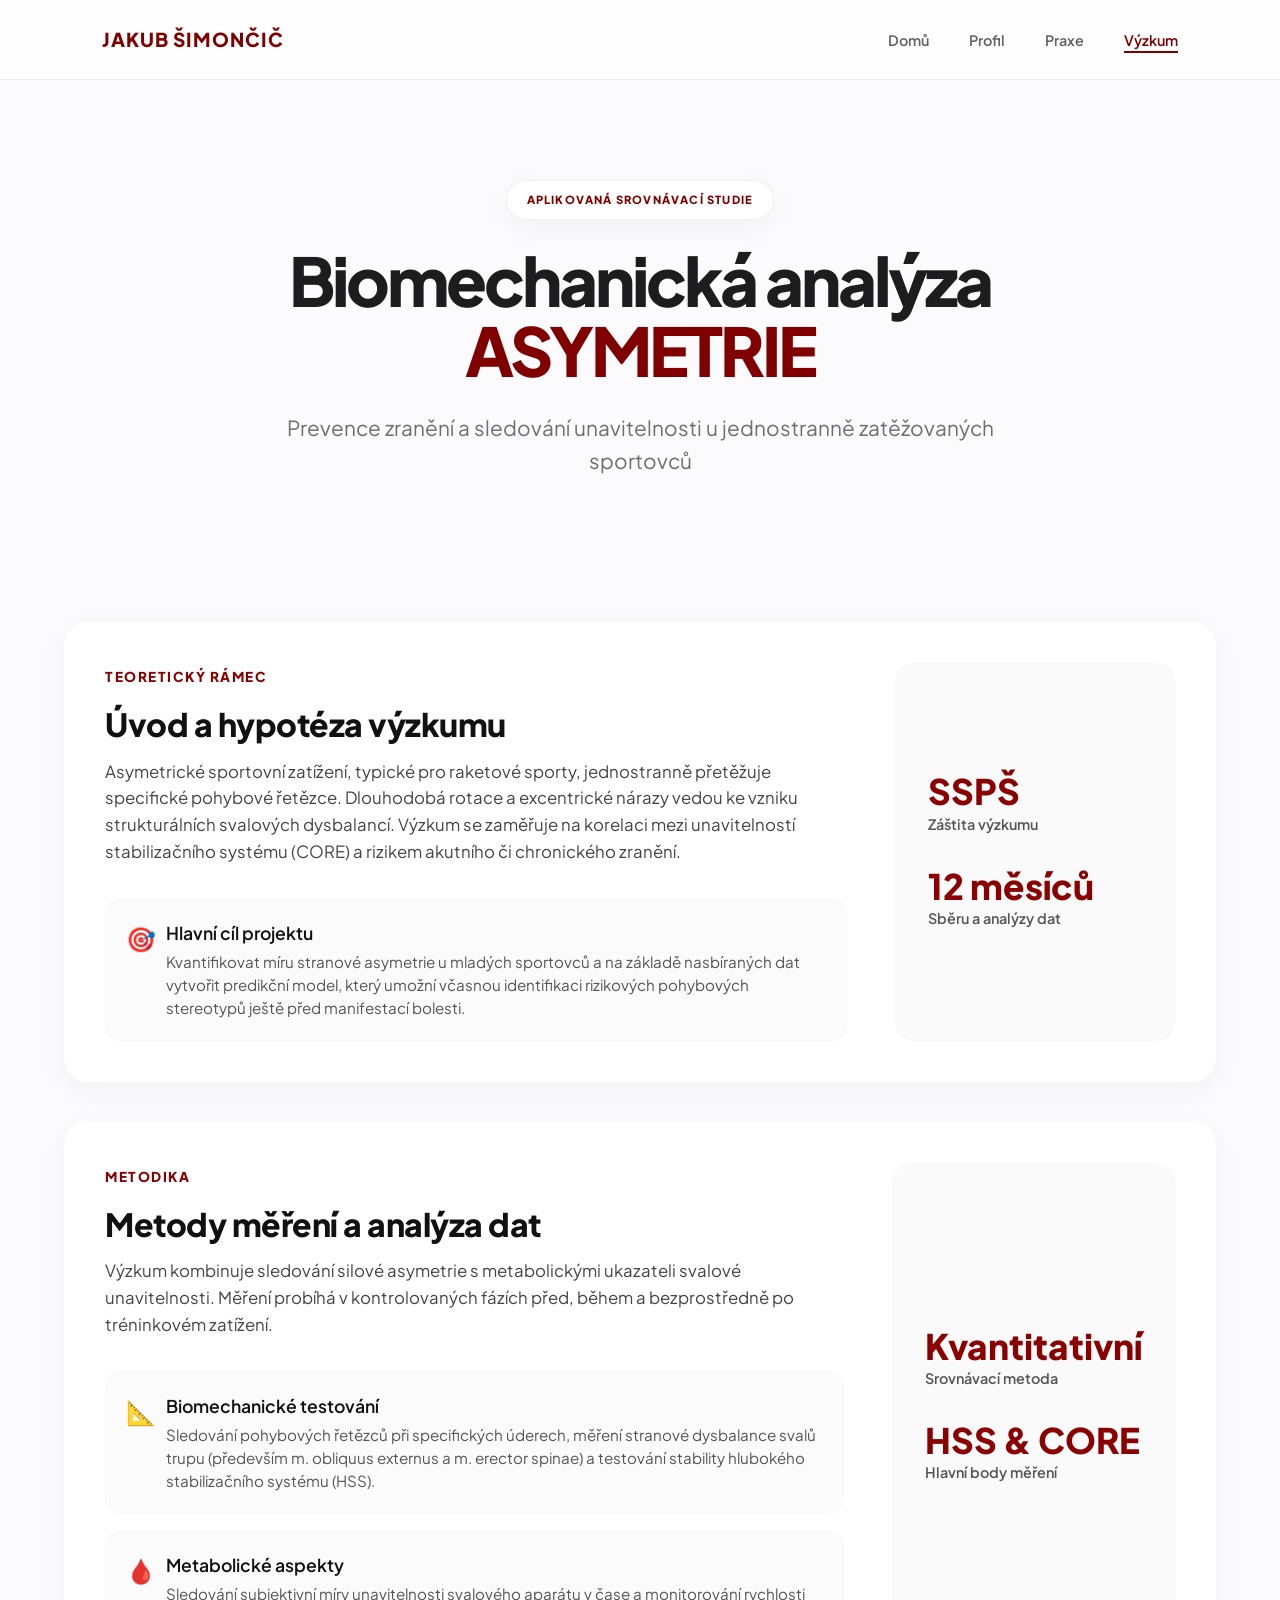
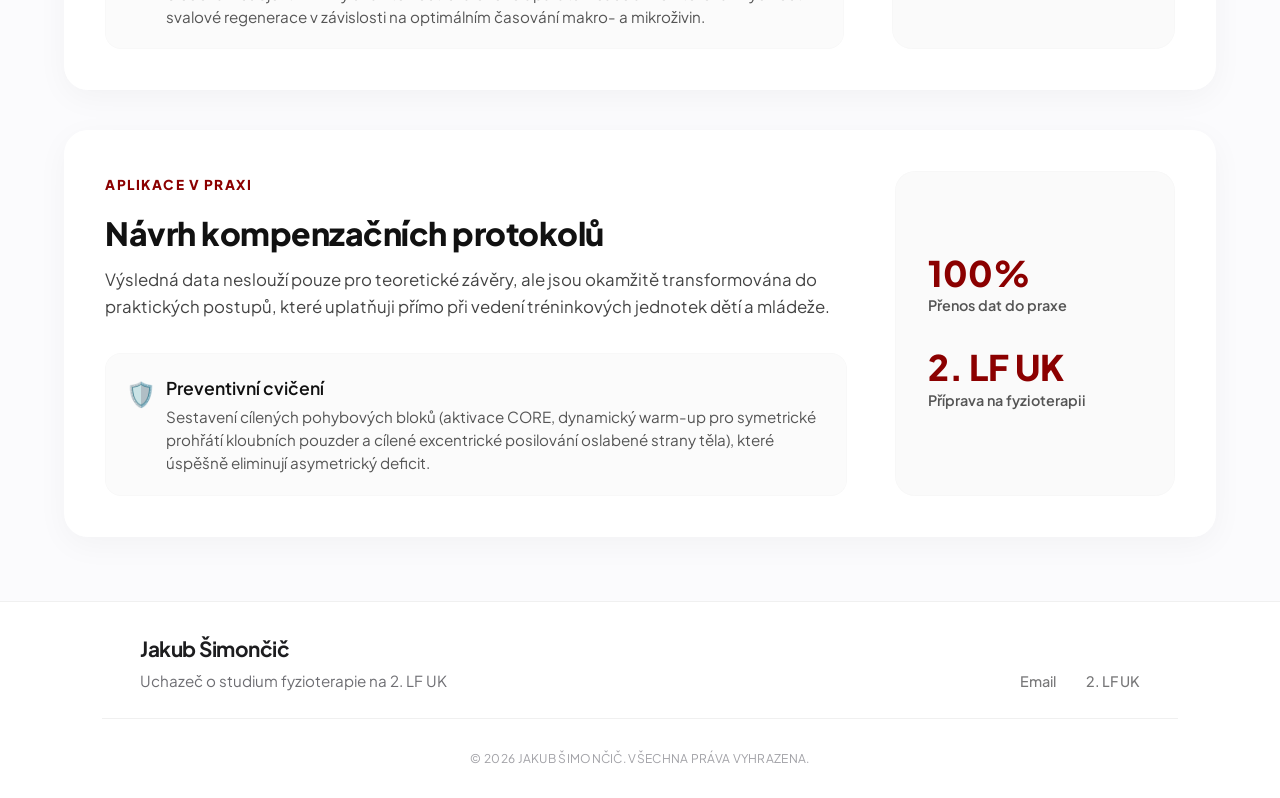
<file: pages/výzkum.html>
<!DOCTYPE html>
<html lang="cs">
<head>
    <meta charset="UTF-8">
    <meta name="viewport" content="width=device-width, initial-scale=1.0">
    <title>Výzkum | Jakub Šimončič</title>
    <link rel="stylesheet" href="../css/style.css">
    <link rel="stylesheet" href="../css/studie.css">
    <link href="https://fonts.googleapis.com/css2?family=Plus+Jakarta+Sans:wght@300;400;600;800&display=swap" rel="stylesheet">
</head>
<body>
    <div class="bg-blur"></div>

    <nav id="main-nav">
        <div class="logo">
            <a href="../index.html">JAKUB ŠIMONČIČ</a>
        </div>
        
        <div class="menu-toggle" id="mobile-menu">
            <span class="bar"></span>
            <span class="bar"></span>
            <span class="bar"></span>
        </div>

        <ul class="nav-links">
            <li><a href="../index.html">Domů</a></li>
            <li><a href="o_mne.html">Profil</a></li>
            <li><a href="nutrice.html">Praxe</a></li>
            <li><a href="studie.html" class="active">Výzkum</a></li>
        </ul>
    </nav>

    <main class="main-layout">
        <header class="hero-section">
            <span class="badge">Aplikovaná srovnávací studie</span>
            <h1>Biomechanická analýza<span> ASYMETRIE</span></h1>
            <p class="lead-text">Prevence zranění a sledování unavitelnosti u jednostranně zatěžovaných sportovců</p>
        </header>

        <section class="research-detail-wrapper">
            
            <div class="interactive-card">
                <div class="card-left">
                    <span class="category-tag">Teoretický rámec</span>
                    <h2>Úvod a hypotéza výzkumu</h2>
                    <p class="card-desc">Asymetrické sportovní zatížení, typické pro raketové sporty, jednostranně přetěžuje specifické pohybové řetězce. Dlouhodobá rotace a excentrické nárazy vedou ke vzniku strukturálních svalových dysbalancí. Výzkum se zaměřuje na korelaci mezi unavitelností stabilizačního systému (CORE) a rizikem akutního či chronického zranění.</p>
                    
                    <div class="interactive-list">
                        <div class="list-item">
                            <span class="item-icon">🎯</span>
                            <div class="item-text">
                                <h4>Hlavní cíl projektu</h4>
                                <p>Kvantifikovat míru stranové asymetrie u mladých sportovců a na základě nasbíraných dat vytvořit predikční model, který umožní včasnou identifikaci rizikových pohybových stereotypů ještě před manifestací bolesti.</p>
                            </div>
                        </div>
                    </div>
                </div>
                
                <div class="card-right-stats">
                    <div class="stat-box">
                        <span class="stat-number">SSPŠ</span>
                        <span class="stat-label">Záštita výzkumu</span>
                    </div>
                    <div class="stat-box">
                        <span class="stat-number">12 měsíců</span>
                        <span class="stat-label">Sběru a analýzy dat</span>
                    </div>
                </div>
            </div>

            <div class="interactive-card">
                <div class="card-left">
                    <span class="category-tag">Metodika</span>
                    <h2>Metody měření a analýza dat</h2>
                    <p class="card-desc">Výzkum kombinuje sledování silové asymetrie s metabolickými ukazateli svalové unavitelnosti. Měření probíhá v kontrolovaných fázích před, během a bezprostředně po tréninkovém zatížení.</p>
                    
                    <div class="interactive-list">
                        <div class="list-item">
                            <span class="item-icon">📐</span>
                            <div class="item-text">
                                <h4>Biomechanické testování</h4>
                                <p>Sledování pohybových řetězců při specifických úderech, měření stranové dysbalance svalů trupu (především m. obliquus externus a m. erector spinae) a testování stability hlubokého stabilizačního systému (HSS).</p>
                            </div>
                        </div>
                        <div class="list-item">
                            <span class="item-icon">🩸</span>
                            <div class="item-text">
                                <h4>Metabolické aspekty</h4>
                                <p>Sledování subjektivní míry unavitelnosti svalového aparátu v čase a monitorování rychlosti svalové regenerace v závislosti na optimálním časování makro- a mikroživin.</p>
                            </div>
                        </div>
                    </div>
                </div>
                
                <div class="card-right-stats">
                    <div class="stat-box">
                        <span class="stat-number">Kvantitativní</span>
                        <span class="stat-label">Srovnávací metoda</span>
                    </div>
                    <div class="stat-box">
                        <span class="stat-number">HSS & CORE</span>
                        <span class="stat-label">Hlavní body měření</span>
                    </div>
                </div>
            </div>

            <div class="interactive-card">
                <div class="card-left">
                    <span class="category-tag">Aplikace v praxi</span>
                    <h2>Návrh kompenzačních protokolů</h2>
                    <p class="card-desc">Výsledná data neslouží pouze pro teoretické závěry, ale jsou okamžitě transformována do praktických postupů, které uplatňuji přímo při vedení tréninkových jednotek dětí a mládeže.</p>
                    
                    <div class="interactive-list">
                        <div class="list-item">
                            <span class="item-icon">🛡️</span>
                            <div class="item-text">
                                <h4>Preventivní cvičení</h4>
                                <p>Sestavení cílených pohybových bloků (aktivace CORE, dynamický warm-up pro symetrické prohřátí kloubních pouzder a cílené excentrické posilování oslabené strany těla), které úspěšně eliminují asymetrický deficit.</p>
                            </div>
                        </div>
                    </div>
                </div>
                
                <div class="card-right-stats">
                    <div class="stat-box">
                        <span class="stat-number">100%</span>
                        <span class="stat-label">Přenos dat do praxe</span>
                    </div>
                    <div class="stat-box">
                        <span class="stat-number">2. LF UK</span>
                        <span class="stat-label">Příprava na fyzioterapii</span>
                    </div>
                </div>
            </div>

        </section>
    </main>

    <footer class="main-footer">
        <div class="footer-content">
            <div class="footer-info">
                <h3>Jakub Šimončič</h3>
                <p>Uchazeč o studium fyzioterapie na 2. LF UK</p>
            </div>
            <div class="footer-links">
                <a href="mailto:jakub.simoncic@seznam.cz">Email</a>
                <a href="https://www.lf2.cuni.cz/uchazeci/nase-programy/fyzioterapie-a-aplikovana-fyzioterapie" target="_blank">2. LF UK</a>
            </div>
        </div>
        <div class="footer-bottom">
            <p>&copy; 2026 Jakub Šimončič. Všechna práva vyhrazena.</p>
        </div>
    </footer>

    <script src="../js/script.js"></script>
</body>
</html>
</file>
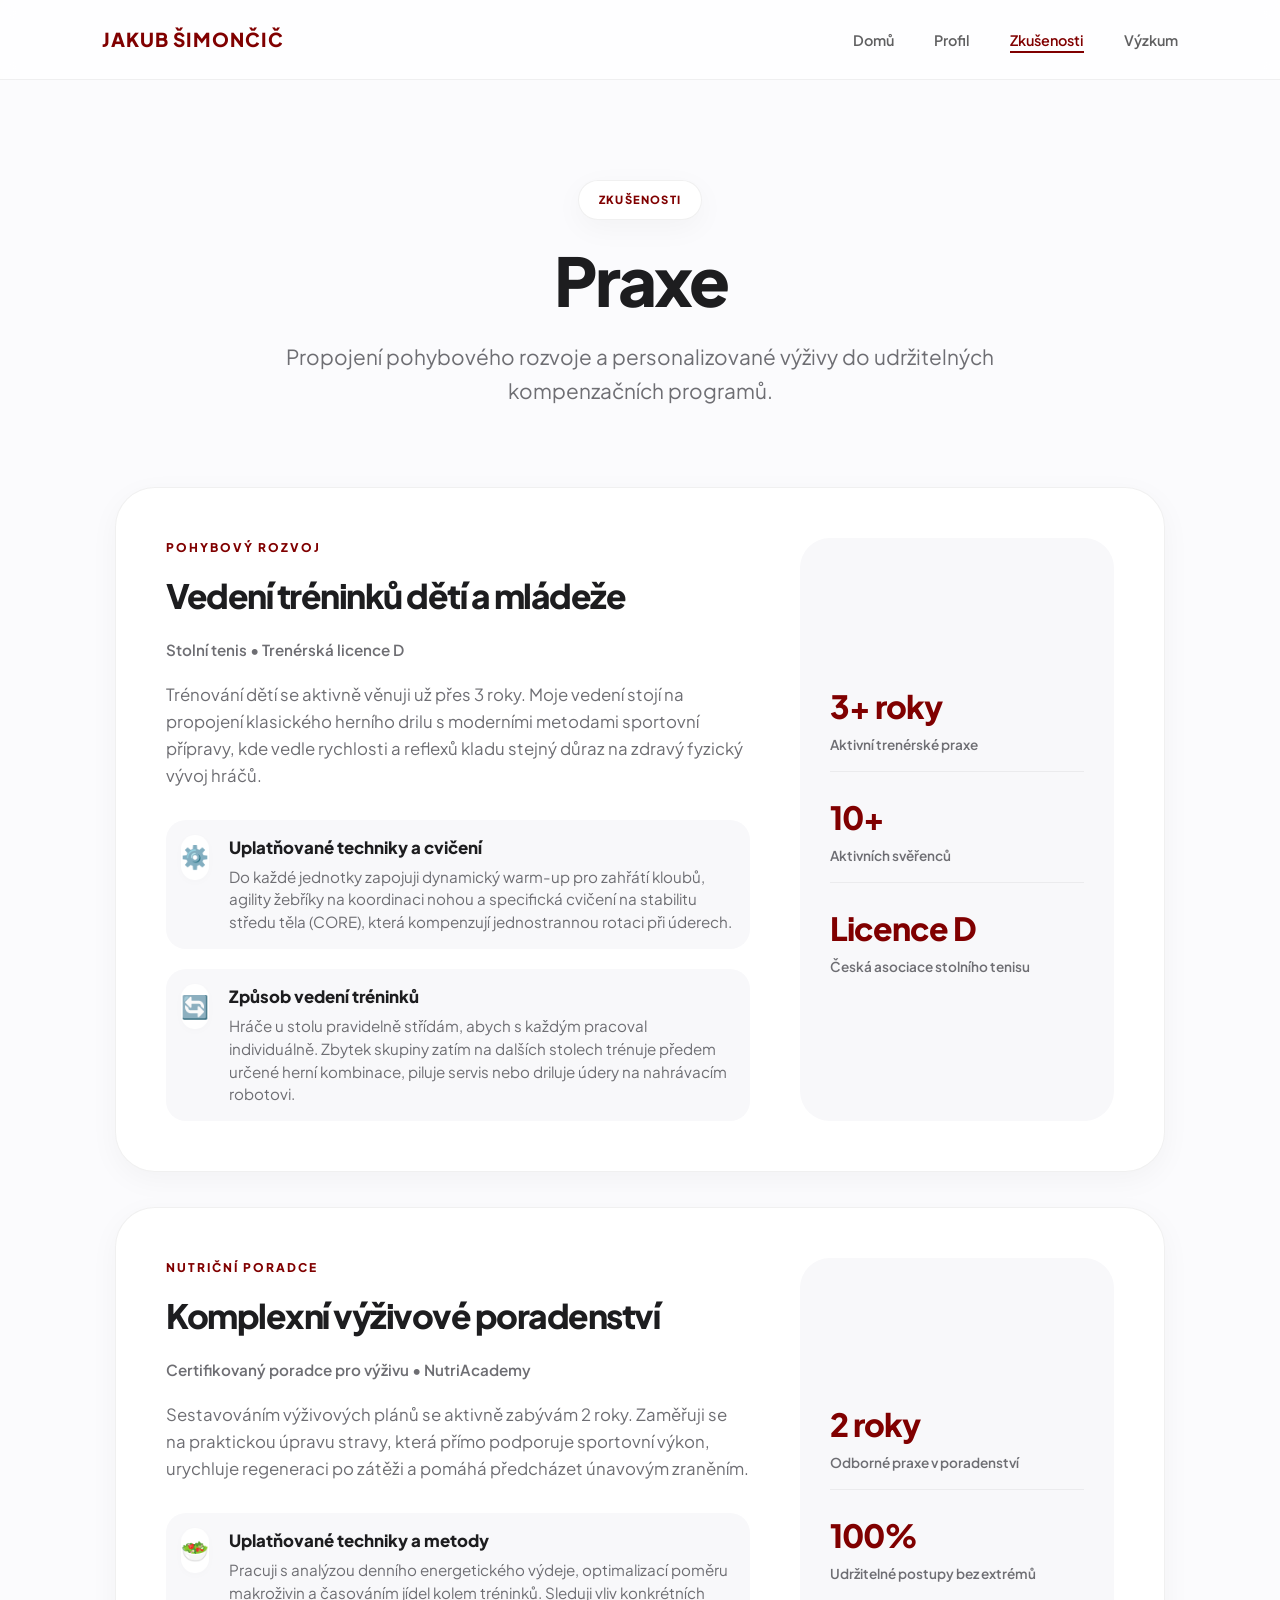
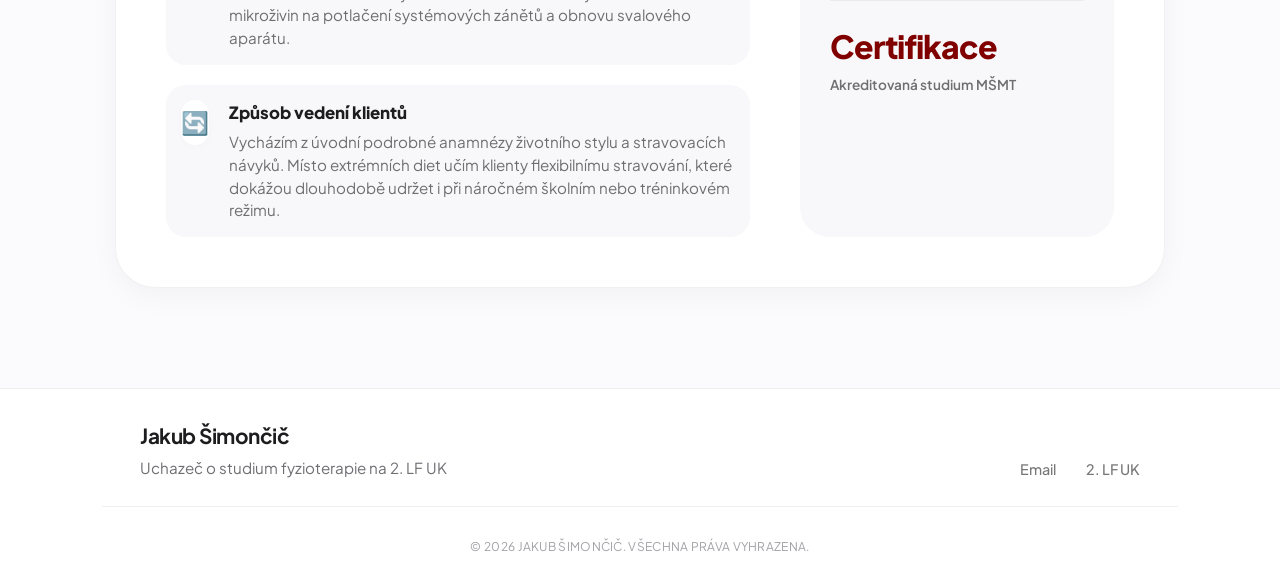
<file: pages/zkusenosti.html>
<!DOCTYPE html>
<html lang="cs">
<head>
    <meta charset="UTF-8">
    <meta name="viewport" content="width=device-width, initial-scale=1.0">
    <title>Praxe a zkušenosti | Jakub Šimončič</title>
    <link rel="stylesheet" href="../css/style.css">
    <link rel="stylesheet" href="../css/zkusenosti.css">
    <link href="https://fonts.googleapis.com/css2?family=Plus+Jakarta+Sans:wght@300;400;600;800&display=swap" rel="stylesheet">
</head>
<body>
    <div class="bg-blur"></div>

    <nav id="main-nav">
        <div class="logo">
            <a href="../index.html">JAKUB ŠIMONČIČ</a>
        </div>
        <div class="menu-toggle" id="mobile-menu">
            <span class="bar"></span>
            <span class="bar"></span>
            <span class="bar"></span>
        </div>
        <ul class="nav-links">
            <li><a href="../index.html">Domů</a></li>
            <li><a href="profil.html">Profil</a></li>
            <li><a href="zkusenosti.html">Zkušenosti</a></li>
            <li><a href="vyzkum.html">Výzkum</a></li>
        </ul>
    </nav>

    <main class="profil-layout">
        <header class="hero-section">
            <span class="badge">Zkušenosti</span>
            <h1>Praxe</h1>
            <p class="lead-text">Propojení pohybového rozvoje a personalizované výživy do udržitelných kompenzačních programů.</p>
        </header>

        <section class="experience-wrapper">
            <div class="interactive-card">
                <div class="card-left">
                    <span class="category-tag">Pohybový rozvoj</span>
                    <h2>Vedení tréninků dětí a mládeže</h2>
                    <p class="sub-subtitle">Stolní tenis • Trenérská licence D</p>
                    <p class="card-desc">Trénování dětí se aktivně věnuji už přes 3 roky. Moje vedení stojí na propojení klasického herního drilu s moderními metodami sportovní přípravy, kde vedle rychlosti a reflexů kladu stejný důraz na zdravý fyzický vývoj hráčů.</p>
                    
                    <div class="interactive-list">
                        <div class="list-item">
                            <span class="item-icon">⚙️</span>
                            <div class="item-text">
                                <h4>Uplatňované techniky a cvičení</h4>
                                <p>Do každé jednotky zapojuji dynamický warm-up pro zahřátí kloubů, agility žebříky na koordinaci nohou a specifická cvičení na stabilitu středu těla (CORE), která kompenzují jednostrannou rotaci při úderech.</p>
                            </div>
                        </div>
                        <div class="list-item">
                            <span class="item-icon">🔄</span>
                            <div class="item-text">
                                <h4>Způsob vedení tréninků</h4>
                                <p>Hráče u stolu pravidelně střídám, abych s každým pracoval individuálně. Zbytek skupiny zatím na dalších stolech trénuje předem určené herní kombinace, piluje servis nebo driluje údery na nahrávacím robotovi.</p>
                            </div>
                        </div>
                    </div>
                </div>
                
                <div class="card-right-stats">
                    <div class="stat-box">
                        <span class="stat-number">3+ roky</span>
                        <span class="stat-label">Aktivní trenérské praxe</span>
                    </div>
                    <div class="stat-box">
                        <span class="stat-number">10+</span>
                        <span class="stat-label">Aktivních svěřenců</span>
                    </div>
                    <div class="stat-box">
                        <span class="stat-number">Licence D</span>
                        <span class="stat-label">Česká asociace stolního tenisu</span>
                    </div>
                </div>
            </div>

            <div class="interactive-card">
                <div class="card-left">
                    <span class="category-tag">Nutriční poradce</span>
                    <h2>Komplexní výživové poradenství</h2>
                    <p class="sub-subtitle">Certifikovaný poradce pro výživu • NutriAcademy</p>
                    <p class="card-desc">Sestavováním výživových plánů se aktivně zabývám 2 roky. Zaměřuji se na praktickou úpravu stravy, která přímo podporuje sportovní výkon, urychluje regeneraci po zátěži a pomáhá předcházet únavovým zraněním.</p>
                    
                    <div class="interactive-list">
                        <div class="list-item">
                            <span class="item-icon">🥗</span>
                            <div class="item-text">
                                <h4>Uplatňované techniky a metody</h4>
                                <p>Pracuji s analýzou denního energetického výdeje, optimalizací poměru makroživin a časováním jídel kolem tréninků. Sleduji vliv konkrétních mikroživin na potlačení systémových zánětů a obnovu svalového aparátu.</p>
                            </div>
                        </div>
                        <div class="list-item">
                            <span class="item-icon">🔄</span>
                            <div class="item-text">
                                <h4>Způsob vedení klientů</h4>
                                <p>Vycházím z úvodní podrobné anamnézy životního stylu a stravovacích návyků. Místo extrémních diet učím klienty flexibilnímu stravování, které dokážou dlouhodobě udržet i při náročném školním nebo tréninkovém režimu.</p>
                            </div>
                        </div>
                    </div>
                </div>
                
                <div class="card-right-stats">
                    <div class="stat-box">
                        <span class="stat-number">2 roky</span>
                        <span class="stat-label">Odborné praxe v poradenství</span>
                    </div>
                    <div class="stat-box">
                        <span class="stat-number">100%</span>
                        <span class="stat-label">Udržitelné postupy bez extrémů</span>
                    </div>
                    <div class="stat-box">
                        <span class="stat-number">Certifikace</span>
                        <span class="stat-label">Akreditovaná studium MŠMT</span>
                    </div>
                </div>
            </div>
        </section>
    </main>

    <footer class="main-footer">
        <div class="footer-content">
            <div class="footer-info">
                <h3>Jakub Šimončič</h3>
                <p>Uchazeč o studium fyzioterapie na 2. LF UK</p>
            </div>
            <div class="footer-links">
                <a href="mailto:jakub.simoncic@seznam.cz">Email</a>
                <a href="https://www.lf2.cuni.cz/uchazeci/nase-programy/fyzioterapie-a-aplikovana-fyzioterapie" target="_blank">2. LF UK</a>
            </div>
        </div>
        <div class="footer-bottom">
            <p>&copy; 2026 Jakub Šimončič. Všechna práva vyhrazena.</p>
        </div>
    </footer>

    <script src="../js/script.js"></script>
</body>
</html>
</file>
<file: css/style.css>
/* --- DESIGN SYSTEM & PROMĚNNÉ --- */
:root {
    --primary: #800000; /* Vínová 2. LF UK */
    --primary-light: #a31a1a;
    --text-main: #1d1d1f;
    --text-sub: #6e6e73;
    --bg-light: #fbfbfd;
    --white: #ffffff;
    --border: rgba(0, 0, 0, 0.06);
    --shadow: 0 8px 30px rgba(0, 0, 0, 0.04);
    --glass: rgba(255, 255, 255, 0.75);
}

/* --- ZÁKLADNÍ RESET --- */
* {
    margin: 0;
    padding: 0;
    box-sizing: border-box;
}

body {
    font-family: 'Plus Jakarta Sans', sans-serif;
    background-color: var(--bg-light);
    color: var(--text-main);
    line-height: 1.6;
    overflow-x: hidden;
    -webkit-font-smoothing: antialiased;
}

/* --- ANIMACE NAČTENÍ --- */
@keyframes fadeInUp {
    from { opacity: 0; transform: translateY(30px); }
    to { opacity: 1; transform: translateY(0); }
}

/* --- NAVIGACE --- */
nav {
    display: flex;
    justify-content: space-between;
    align-items: center;
    padding: 0 8%;
    height: 80px;
    position: fixed;
    width: 100%;
    top: 0;
    left: 0;
    background: var(--glass);
    backdrop-filter: blur(10px) saturate(180%);
    -webkit-backdrop-filter: blur(10px) saturate(180%);
    z-index: 1000;
    border-bottom: 1px solid var(--border);
    transition: transform 0.5s cubic-bezier(0.16, 1, 0.3, 1);
    will-change: transform;
    transform: translateZ(0);
}

.logo a {
    font-weight: 800;
    font-size: 1.2rem;
    letter-spacing: 1px;
    color: var(--primary);
    text-decoration: none;
    text-transform: uppercase;
    display: inline-block;
    transition: transform 0.4s cubic-bezier(0.175, 0.885, 0.32, 1.275), color 0.3s ease;
    will-change: transform;
}

.logo a:hover {
    transform: translateY(-3px) scale(1.05);
    color: var(--primary-light);
}

.logo a:active {
    transform: translateY(-1px) scale(1.04);
    transition: transform 0.1s ease;
}

.nav-links { 
    display: flex; 
    list-style: none; 
    gap: 40px; 
}

/* --- ODKAZY V NAVIGACI --- */
.nav-links a {
    text-decoration: none;
    color: var(--text-main);
    font-weight: 600;
    font-size: 0.9rem;
    opacity: 0.7;
    position: relative;
    padding: 4px 0;
    transition: color 0.3s ease;
}

.nav-links a::after {
    content: '';
    position: absolute;
    bottom: 0;
    left: 0;
    width: 0;
    height: 2px;
    background-color: var(--primary);
    transition: width 0.3s ease;
}

.nav-links a:hover {
    opacity: 1;
    color: var(--primary);
}

.nav-links a:hover::after {
    width: 100%;
}

.nav-links a.active {
    opacity: 1;
    color: var(--primary);
}

.nav-links a.active::after {
    width: 100%;
}

/* --- HERO SEKCE --- */
.hero-section {
    text-align: center;
    padding: 180px 20px 80px;
    max-width: 1000px;
    margin: 0 auto;
    animation: fadeInUp 1s cubic-bezier(0.2, 0, 0, 1) both;
}

.hero-section .badge {
    display: inline-block;
    background: var(--white);
    border: 1px solid var(--border);
    padding: 10px 20px;
    border-radius: 40px;
    font-size: 0.7rem;
    font-weight: 800;
    color: var(--primary);
    text-transform: uppercase;
    letter-spacing: 1.2px;
    box-shadow: var(--shadow);
    margin-bottom: 25px;
}

.hero-section h1 {
    font-size: clamp(2.5rem, 7vw, 4.2rem);
    letter-spacing: -3px;
    margin-bottom: 25px;
    font-weight: 800;
    line-height: 1.05;
    color: var(--text-main);
}

.hero-section h1 span { 
    color: var(--primary); 
}

.hero-section .lead-text {
    color: var(--text-sub);
    font-size: clamp(1.1rem, 2vw, 1.3rem);
    max-width: 750px;
    margin: 0 auto;
    line-height: 1.6;
}

/* --- BENTO GRID --- */
.bento-wrapper {
    max-width: 1150px;
    margin: 0 auto 120px;
    padding: 0 25px;
    display: flex;
    flex-direction: column;
    gap: 24px;
    animation: fadeInUp 1s cubic-bezier(0.2, 0, 0, 1) 0.2s both;
}

.bento-box {
    background: var(--white);
    border-radius: 36px;
    padding: 45px;
    text-decoration: none;
    color: inherit;
    border: 1px solid var(--border);
    transition: all 0.5s cubic-bezier(0.2, 0, 0, 1);
    box-shadow: var(--shadow);
    display: flex;
    flex-direction: column;
    justify-content: center;
    position: relative;
    overflow: hidden;
}

.bento-box::before {
    content: '→';
    position: absolute;
    top: 40px;
    right: 40px;
    font-size: 1.5rem;
    color: var(--primary);
    opacity: 0;
    transform: translateX(-20px);
    transition: 0.4s ease;
}

.bento-box:hover {
    transform: translateY(-8px);
    box-shadow: 0 25px 50px rgba(0,0,0,0.07);
    border-color: rgba(128, 0, 0, 0.15);
}

.bento-box:hover::before {
    opacity: 1;
    transform: translateX(0);
}

.category {
    font-size: 0.75rem;
    font-weight: 800;
    text-transform: uppercase;
    color: var(--primary);
    letter-spacing: 2px;
    margin-bottom: 18px;
    display: block;
}

.main-card {
    min-height: 340px;
}

.main-card h2 { 
    font-size: clamp(1.8rem, 4vw, 2.2rem);
    margin: 0 0 15px;
    letter-spacing: -1.5px; 
}

.visual-icon {
    position: absolute;
    right: 50px;
    bottom: -10px;
    font-size: 9rem;
    opacity: 0.04;
    transition: 0.6s ease;
}

.bento-box:hover .visual-icon {
    transform: scale(1.1) rotate(-10deg);
    opacity: 0.08;
}

.bento-row {
    display: grid;
    grid-template-columns: 1fr 1fr;
    gap: 24px;
}

.medium-card h3 { 
    font-size: 1.8rem; 
    margin-bottom: 12px; 
    letter-spacing: -0.8px; 
}

/* --- FOOTER --- */
.main-footer {
    background: var(--white);
    padding: 30px 8% 30px;
    border-top: 1px solid var(--border);
}

.footer-content {
    display: flex;
    justify-content: space-between;
    align-items: flex-end;
    max-width: 1000px;
    margin: 0 auto 25px;
    gap: 30px;
}

.footer-info h3 { 
    font-size: 1.3rem;
    margin-bottom: 4px; 
    letter-spacing: -0.5px; 
    font-weight: 700;
}

.footer-info p { 
    color: var(--text-sub); 
    font-size: 0.95rem; 
}

.footer-links { 
    display: flex; 
    gap: 30px; 
}

.footer-links a {
    text-decoration: none;
    color: var(--text-main);
    font-weight: 500;
    font-size: 0.9rem;
    transition: 0.3s ease;
    opacity: 0.6;
}

.footer-links a:hover { 
    opacity: 1; 
    color: var(--primary); 
}

.footer-bottom {
    max-width: 1100px;
    margin: 0 auto;
    text-align: center;
    border-top: 1px solid var(--border);
    padding-top: 30px;
    color: #a1a1a6;
    font-size: 0.75rem;
    letter-spacing: 0.3px;
    text-transform: uppercase;
}

/* --- MOBILNÍ MENU & RESPONZIVITA --- */
.menu-toggle {
    display: none;
    flex-direction: column;
    gap: 6px;
    cursor: pointer;
    z-index: 1100;
}

.bar {
    width: 28px;
    height: 3px;
    background-color: var(--text-main);
    border-radius: 10px;
    transition: 0.4s cubic-bezier(0.4, 0, 0.2, 1);
}

@media (max-width: 850px) {
    .menu-toggle { display: flex; }

    .nav-links {
        position: fixed;
        top: 0;
        right: -100%;
        width: 100%;
        height: 0;          /* OPRAVENO: ve výchozím stavu nezabírá žádné místo */
        opacity: 0;         /* OPRAVENO */
        overflow: hidden;   /* OPRAVENO */
        background: white;
        flex-direction: column;
        justify-content: center;
        align-items: center;
        gap: 35px;
        transition: right 0.5s cubic-bezier(0.4, 0, 0.2, 1), opacity 0.3s ease;
        padding: 0;
    }

    /* Zde se mobilní menu rozbalí na plnou výšku a zviditelní */
    .nav-links.active { 
        right: 0; 
        height: 100vh;      /* OPRAVENO: rozbalí se až při aktivaci */
        opacity: 1;         /* OPRAVENO */
    }

    .nav-links a { font-size: 1.5rem; }

    /* Animace Hamburgeru */
    .menu-toggle.open .bar:nth-child(1) { transform: translateY(9px) rotate(45deg); }
    .menu-toggle.open .bar:nth-child(2) { opacity: 0; }
    .menu-toggle.open .bar:nth-child(3) { transform: translateY(-9px) rotate(-45deg); }

    .bento-row { grid-template-columns: 1fr; }
    .hero-minimal { padding-top: 140px; }
    .footer-content {
        flex-direction: column;
        align-items: center;
        text-align: center;
        gap: 30px;
    }
    .footer-links {
        gap: 20px;
    }
}
</file>
<file: css/nutrice.css>
/* ==========================================================================
   INTERAKTIVNÍ NUTRICE.CSS - Dashboard a aplikační vzhled
   ========================================================================== */

.profil-layout {
    max-width: 1100px;
    margin: 0 auto;
    padding: 0 25px 100px;
}

.experience-wrapper {
    display: flex;
    flex-direction: column;
    gap: 35px;
    width: 100%;
    animation: fadeInUp 1s cubic-bezier(0.2, 0, 0, 1) 0.2s both;
}

/* Hlavní interaktivní karta rozdělená na 2 sloupce */
.interactive-card {
    background: var(--white);
    border-radius: 40px;
    padding: 50px;
    border: 1px solid var(--border);
    box-shadow: var(--shadow);
    display: grid;
    grid-template-columns: 1.3fr 0.7fr;
    gap: 50px;
    align-items: center;
    transition: all 0.6s cubic-bezier(0.16, 1, 0.3, 1);
}

.interactive-card:hover {
    transform: translateY(-6px);
    box-shadow: 0 30px 60px rgba(0, 0, 0, 0.06);
    border-color: rgba(128, 0, 0, 0.12);
}

/* LEVÁ STRANA KARTY */
.category-tag {
    font-size: 0.75rem;
    font-weight: 800;
    text-transform: uppercase;
    color: var(--primary);
    letter-spacing: 2px;
    margin-bottom: 12px;
    display: block;
}

.interactive-card h2 {
    font-size: 2.1rem;
    font-weight: 800;
    color: var(--text-main);
    margin: 0 0 15px 0;
    letter-spacing: -1.5px;
}

.sub-subtitle {
    font-size: 0.95rem;
    color: var(--text-sub);
    font-weight: 600;
    margin-bottom: 20px;
}

.card-desc {
    font-size: 1.05rem;
    color: var(--text-sub);
    line-height: 1.6;
    margin-bottom: 30px;
}

/* Interaktivní seznam (náhrada za nudné odrážky) */
.interactive-list {
    display: flex;
    flex-direction: column;
    gap: 20px;
}

.list-item {
    display: flex;
    gap: 20px;
    align-items: flex-start;
    padding: 15px;
    border-radius: 20px;
    background: #f8f8fa;
    transition: all 0.3s ease;
}

.interactive-card:hover .list-item {
    background: #ffffff;
    box-shadow: 0 5px 15px rgba(0,0,0,0.02);
}

.list-item:hover {
    transform: scale(1.02) translateX(5px);
    background: #fff !important;
    box-shadow: 0 10px 25px rgba(0,0,0,0.04) !important;
}

.item-icon {
    font-size: 1.4rem;
    background: #ffffff;
    width: 45px;
    height: 45px;
    display: flex;
    align-items: center;
    justify-content: center;
    border-radius: 14px;
    box-shadow: 0 2px 8px rgba(0,0,0,0.02);
    transition: transform 0.3s ease;
}

.list-item:hover .item-icon {
    transform: scale(1.1) rotate(5deg);
    background: var(--bg-light);
}

.item-text h4 {
    font-size: 1.05rem;
    font-weight: 800;
    color: var(--text-main);
    margin-bottom: 4px;
}

.item-text p {
    font-size: 0.95rem;
    color: var(--text-sub);
    margin: 0;
    line-height: 1.5;
}

/* PRAVÁ STRANA KARTY (STATISTIKY) */
.card-right-stats {
    display: flex;
    flex-direction: column;
    gap: 20px;
    background: #f8f8fa;
    padding: 30px;
    border-radius: 30px;
    height: 100%;
    justify-content: center;
    transition: background 0.4s ease;
}

.interactive-card:hover .card-right-stats {
    background: #f1f1f5;
}

.stat-box {
    display: flex;
    flex-direction: column;
    border-bottom: 1px solid rgba(0,0,0,0.05);
    padding-bottom: 15px;
}

.stat-box:last-of-type {
    border-bottom: none;
    padding-bottom: 0;
}

.stat-number {
    font-size: 2rem;
    font-weight: 800;
    color: var(--primary);
    letter-spacing: -1px;
}

.stat-label {
    font-size: 0.85rem;
    color: var(--text-sub);
    font-weight: 600;
    margin-top: 2px;
}

/* Mini Progress Tracker uvnitř karty */
.mini-progress-block {
    margin-top: 10px;
}

.progress-info {
    display: flex;
    justify-content: space-between;
    font-size: 0.8rem;
    font-weight: 700;
    color: var(--text-main);
    margin-bottom: 6px;
}

.mini-bar {
    height: 6px;
    background: rgba(0,0,0,0.05);
    border-radius: 10px;
    overflow: hidden;
}

.mini-fill {
    height: 100%;
    background: var(--primary);
    border-radius: 10px;
    transition: width 1.5s cubic-bezier(0.2, 0, 0, 1);
}

/* 3. KARTA: UNIKÁTNÍ DESIGN PRO VÝZKUM (Roztažená, krok za krokem) */
.unique-research-card {
    grid-template-columns: 1fr; /* Jeden velký sloupec přes celou šířku */
    text-align: left;
}

.research-badge-icon {
    position: absolute;
    right: 50px;
    top: 40px;
    font-size: 4rem;
    opacity: 0.1;
    transition: transform 0.4s ease;
}

.unique-research-card:hover .research-badge-icon {
    transform: scale(1.2) rotate(-10deg);
    opacity: 0.2;
}

.research-steps-grid {
    display: grid;
    grid-template-columns: repeat(3, 1fr);
    gap: 25px;
    margin: 35px 0 20px 0;
}

.step-box {
    background: #f8f8fa;
    padding: 25px;
    border-radius: 24px;
    border: 1px solid transparent;
    transition: all 0.3s ease;
}

.step-box:hover {
    background: #fff;
    border-color: var(--border);
    box-shadow: 0 15px 30px rgba(0,0,0,0.03);
    transform: translateY(-4px);
}

.step-num {
    font-size: 1.5rem;
    font-weight: 800;
    color: var(--primary);
    opacity: 0.3;
    margin-bottom: 10px;
}

.step-box h5 {
    font-size: 1.1rem;
    font-weight: 800;
    margin-bottom: 6px;
    color: var(--text-main);
}

.step-box p {
    font-size: 0.9rem;
    color: var(--text-sub);
    line-height: 1.4;
    margin: 0;
}

/* Prémiové tlačítko na konci */
.interactive-link-btn {
    align-self: flex-start;
    background: #f8f8fa;
    color: var(--text-main);
    text-decoration: none;
    font-weight: 700;
    font-size: 0.95rem;
    padding: 16px 30px;
    border-radius: 20px;
    display: flex;
    align-items: center;
    gap: 12px;
    transition: all 0.3s ease;
    margin-top: 15px;
    border: 1px solid var(--border);
}

.interactive-link-btn:hover {
    background: var(--primary);
    color: var(--white);
    border-color: var(--primary);
    box-shadow: 0 10px 25px rgba(128,0,0,0.15);
}

.arrow-move {
    transition: transform 0.3s ease;
}

.interactive-link-btn:hover .arrow-move {
    transform: translateX(6px);
}

/* RESPONZIVITA */
@media (max-width: 900px) {
    .interactive-card {
        grid-template-columns: 1fr;
        gap: 30px;
        padding: 35px 25px;
    }
    .research-steps-grid {
        grid-template-columns: 1fr;
        gap: 15px;
    }
    .card-right-stats {
        padding: 25px;
    }
}
</file>
<file: css/o_mne.css>
/* --- PROFIL LAYOUT --- */
.profil-layout {
    max-width: 1100px;
    margin: 0 auto;
    /* Odstraněn padding-top 160px, o ten se stará .hero-section */
    padding: 0 25px 100px;
}

/* --- JAZYKOVÝ DASHBOARD --- */
.language-dashboard {
    background: var(--white);
    padding: 25px 60px 60px;    
    border-radius: 40px;
    border: 1px solid var(--border);
    box-shadow: var(--shadow);
}

.dash-header { 
    margin-bottom: 20px; 
}

.dash-header h2 {
    font-size: 2.2rem;
    letter-spacing: -1.5px;
    margin-top: 15px;
}

.lang-row {
    display: grid;
    grid-template-columns: 220px 1fr;
    align-items: center;
    gap: 40px;
    padding: 30px 0;
    border-bottom: 1px solid var(--border);
}

.lang-row:last-child { 
    border-bottom: none; 
}

.lang-name {
    display: block;
    font-size: 1.25rem;
    font-weight: 800;
    margin-bottom: 4px;
}

.lang-cert {
    font-size: 0.9rem;
    color: var(--text-sub);
}

.lang-track {
    height: 8px;
    background: #f0f0f2;
    border-radius: 10px;
    margin-bottom: 15px;
    position: relative;
    overflow: hidden;
}

.lang-fill {
    height: 100%;
    background: var(--primary);
    border-radius: 10px;
    transition: width 0.8s cubic-bezier(0.2, 0, 0, 1);
}

/* ŠÍŘKY PRO ÚROVNĚ */
/* PŘESNÉ ŠÍŘKY – Zarovnání na KONEC úrovně */
.fill-a1 { width: 9.33%; }
.fill-a2 { width: 26%; }
.fill-b1 { width: 42.66%; }
.fill-b2 { width: 58.33%; }
.fill-c1 { width: 76%; }
.fill-c2 { width: 92.66%; }

.lang-steps {
    display: flex;
    width: 100%;
    justify-content: space-between;
}

.lang-steps span {
    flex: 1;
    text-align: center;
    font-size: 0.75rem;
    font-weight: 700;
    color: #d1d1d6;
    transition: all 0.3s ease;
    position: relative;
}

.lang-steps span.active {
    color: var(--primary);
    transform: scale(1.1);
    font-weight: 800;
}

/* --- SKILLS CARDS (Certifikace & Schopnosti) --- */
.skills-grid {
    display: grid;
    grid-template-columns: repeat(3, 1fr);
    gap: 30px;
    margin: 80px 0 10px 0;
}

.skill-card {
    background: var(--white);
    padding: 35px;
    border-radius: 35px;
    border: 1px solid var(--border);
    display: flex;
    flex-direction: column;
    justify-content: space-between; /* Tlačí tlačítko dolů */
    transition: all 0.5s cubic-bezier(0.16, 1, 0.3, 1);
    min-height: 320px; /* Sjednotí výšku všech karet */
}

.skill-card:hover {
    transform: translateY(-8px);
    border-color: var(--primary);
    box-shadow: 0 25px 50px rgba(0,0,0,0.04);
}

.skill-icon {
    font-size: 2.2rem;
    margin-bottom: 20px;
    background: #f8f8fa;
    width: 65px;
    height: 65px;
    display: flex;
    align-items: center;
    justify-content: center;
    border-radius: 20px;
}

.skill-data h3 {
    font-size: 1.25rem;
    font-weight: 800;
    color: var(--text-main);
    letter-spacing: -0.5px;
    margin-bottom: 10px;
}

.skill-data p {
    font-size: 0.95rem;
    color: var(--text-sub);
    line-height: 1.6;
    margin: 0;
}

/* NOVÉ: Tlačítko pro zobrazení certifikátu */
.view-cert-btn {
    width: 100%;
    padding: 14px;
    border-radius: 18px;
    border: none;
    background: #f8f8fa;
    color: var(--text-main);
    font-weight: 700;
    font-size: 0.9rem;
    cursor: pointer;
    display: flex;
    align-items: center;
    justify-content: center;
    gap: 10px;
    transition: all 0.3s ease;
    margin-top: 25px;
}

.view-cert-btn:hover {
    background: var(--primary);
    color: var(--white);
}

/* NOVÉ: Status pro karty bez linku */
.cert-status {
    margin-top: 25px;
    padding: 12px;
    background: #f0fdf4;
    color: #166534;
    border-radius: 15px;
    font-size: 0.85rem;
    font-weight: 700;
    text-align: center;
}
.btn-arrow {
    margin-left: 8px;
    transition: transform 0.3s ease;
}

.view-cert-btn:hover .btn-arrow {
    transform: translateX(5px); /* Šipka při hoveru jemně poodjede */
}


/* --- MOBILNÍ OPTIMALIZACE --- */
@media (max-width: 850px) {
    .lang-row { grid-template-columns: 1fr; gap: 20px; }
    .skills-grid { grid-template-columns: 1fr; }
    .language-dashboard { padding: 40px 25px; }
    /* Oprava paddingu pro mobil, aby nebyl titulek nalepený nahoře */
    .profil-layout { padding-top: 0; }
        .skills-grid {
        grid-template-columns: 1fr; /* Na mobilu pod sebou */
        gap: 20px;
    }
}
</file>
<file: css/profil.css>
/* --- PROFIL LAYOUT --- */
.profil-layout {
    max-width: 1100px;
    margin: 0 auto;
    /* Odstraněn padding-top 160px, o ten se stará .hero-section */
    padding: 0 25px 100px;
}

/* --- JAZYKOVÝ DASHBOARD --- */
.language-dashboard {
    background: var(--white);
    padding: 25px 60px 60px;    
    border-radius: 40px;
    border: 1px solid var(--border);
    box-shadow: var(--shadow);
}

.dash-header { 
    margin-bottom: 20px; 
}

.dash-header h2 {
    font-size: 2.2rem;
    letter-spacing: -1.5px;
    margin-top: 15px;
}

.lang-row {
    display: grid;
    grid-template-columns: 220px 1fr;
    align-items: center;
    gap: 40px;
    padding: 30px 0;
    border-bottom: 1px solid var(--border);
}

.lang-row:last-child { 
    border-bottom: none; 
}

.lang-name {
    display: block;
    font-size: 1.25rem;
    font-weight: 800;
    margin-bottom: 4px;
}

.lang-cert {
    font-size: 0.9rem;
    color: var(--text-sub);
}

.lang-track {
    height: 8px;
    background: #f0f0f2;
    border-radius: 10px;
    margin-bottom: 15px;
    position: relative;
    overflow: hidden;
}

.lang-fill {
    height: 100%;
    background: var(--primary);
    border-radius: 10px;
    transition: width 0.8s cubic-bezier(0.2, 0, 0, 1);
}

/* ŠÍŘKY PRO ÚROVNĚ */
/* PŘESNÉ ŠÍŘKY – Zarovnání na KONEC úrovně */
.fill-a1 { width: 9.33%; }
.fill-a2 { width: 26%; }
.fill-b1 { width: 42.66%; }
.fill-b2 { width: 58.33%; }
.fill-c1 { width: 76%; }
.fill-c2 { width: 92.66%; }

.lang-steps {
    display: flex;
    width: 100%;
    justify-content: space-between;
}

.lang-steps span {
    flex: 1;
    text-align: center;
    font-size: 0.75rem;
    font-weight: 700;
    color: #d1d1d6;
    transition: all 0.3s ease;
    position: relative;
}

.lang-steps span.active {
    color: var(--primary);
    transform: scale(1.1);
    font-weight: 800;
}

/* --- SKILLS CARDS (Certifikace & Schopnosti) --- */
.skills-grid {
    display: grid;
    grid-template-columns: repeat(3, 1fr);
    gap: 30px;
    margin: 80px 0 10px 0;
}

.skill-card {
    background: var(--white);
    padding: 35px;
    border-radius: 35px;
    border: 1px solid var(--border);
    display: flex;
    flex-direction: column;
    justify-content: space-between; /* Tlačí tlačítko dolů */
    transition: all 0.5s cubic-bezier(0.16, 1, 0.3, 1);
    min-height: 320px; /* Sjednotí výšku všech karet */
}

.skill-card:hover {
    transform: translateY(-8px);
    border-color: var(--primary);
    box-shadow: 0 25px 50px rgba(0,0,0,0.04);
}

.skill-icon {
    font-size: 2.2rem;
    margin-bottom: 20px;
    background: #f8f8fa;
    width: 65px;
    height: 65px;
    display: flex;
    align-items: center;
    justify-content: center;
    border-radius: 20px;
}

.skill-data h3 {
    font-size: 1.25rem;
    font-weight: 800;
    color: var(--text-main);
    letter-spacing: -0.5px;
    margin-bottom: 10px;
}

.skill-data p {
    font-size: 0.95rem;
    color: var(--text-sub);
    line-height: 1.6;
    margin: 0;
}

/* NOVÉ: Tlačítko pro zobrazení certifikátu */
.view-cert-btn {
    width: 100%;
    padding: 14px;
    border-radius: 18px;
    border: none;
    background: #f8f8fa;
    color: var(--text-main);
    font-weight: 700;
    font-size: 0.9rem;
    cursor: pointer;
    display: flex;
    align-items: center;
    justify-content: center;
    gap: 10px;
    transition: all 0.3s ease;
    margin-top: 25px;
}

.view-cert-btn:hover {
    background: var(--primary);
    color: var(--white);
}

/* NOVÉ: Status pro karty bez linku */
.cert-status {
    margin-top: 25px;
    padding: 12px;
    background: #f0fdf4;
    color: #166534;
    border-radius: 15px;
    font-size: 0.85rem;
    font-weight: 700;
    text-align: center;
}
.btn-arrow {
    margin-left: 8px;
    transition: transform 0.3s ease;
}

.view-cert-btn:hover .btn-arrow {
    transform: translateX(5px); /* Šipka při hoveru jemně poodjede */
}


/* --- MOBILNÍ OPTIMALIZACE --- */
@media (max-width: 850px) {
    .lang-row { grid-template-columns: 1fr; gap: 20px; }
    .skills-grid { grid-template-columns: 1fr; }
    .language-dashboard { padding: 40px 25px; }
    /* Oprava paddingu pro mobil, aby nebyl titulek nalepený nahoře */
    .profil-layout { padding-top: 0; }
        .skills-grid {
        grid-template-columns: 1fr; /* Na mobilu pod sebou */
        gap: 20px;
    }
}
</file>
<file: css/studie.css>
/* ==========================================================================
   LAYOUT STRÁNKY VÝZKUM (studie.html)
   ========================================================================== */

/* Hlavní kontejner pro karty výzkumu */
.research-detail-wrapper {
    max-width: 1200px;
    margin: 0 auto;
    padding: 4rem 1.5rem;
    display: block; /* Bezpečné pro WeasyPrint/starší prohlížeče, nepoužívat flex na body/wrapper */
}

/* Mezi kartami vytvoříme rozestupy pomocí marginu */
.research-detail-wrapper .interactive-card {
    margin-bottom: 2.5rem;
}

.research-detail-wrapper .interactive-card:last-child {
    margin-bottom: 0;
}

/* ==========================================================================
   STRUKTURA KARTY (Identická jako u nutrice/trenéra)
   ========================================================================== */

.interactive-card {
    background: rgba(255, 255, 255, 0.85);
    backdrop-filter: blur(10px);
    -webkit-backdrop-filter: blur(10px);
    border-radius: 24px;
    padding: 2.5rem;
    box-shadow: 0 8px 32px rgba(0, 0, 0, 0.04);
    border: 1px solid rgba(255, 255, 255, 0.5);
    transition: transform 0.3s ease, box-shadow 0.3s ease;
    display: table; /* Zajišťuje dvousloupcový layout bez flexboxu */
    width: 100%;
}

.interactive-card:hover {
    transform: translateY(-4px);
    box-shadow: 0 12px 40px rgba(0, 0, 0, 0.08);
}

/* Levý sloupec s textem */
.card-left {
    display: table-cell;
    vertical-align: top;
    padding-right: 3rem;
}

/* Pravý sloupec se statistikami */
.card-right-stats {
    display: table-cell;
    vertical-align: middle;
    width: 280px;
    background: rgba(0, 0, 0, 0.02);
    padding: 2.5rem 2rem;
    border-radius: 20px;
    border: 1px solid rgba(0, 0, 0, 0.01);
}

/* ==========================================================================
   ELEMENTY UVNITŘ KARTY
   ========================================================================== */

/* Horní štítek kategorie */
.category-tag {
    display: inline-block;
    font-size: 0.85rem;
    text-transform: uppercase;
    letter-spacing: 1.5px;
    font-weight: 800;
    color: #8b0000; /* Tvoje tmavě červená */
    margin-bottom: 0.75rem;
}

/* Hlavní titulek karty */
.card-left h2 {
    font-size: 2rem;
    font-weight: 800;
    color: #111;
    margin-bottom: 0.5rem;
    letter-spacing: -0.5px;
}

/* Podtitulek (metodika/licence) */
.sub-subtitle {
    font-size: 1rem;
    color: #666;
    margin-bottom: 1.5rem;
    font-weight: 400;
}

/* Hlavní odstavec textu */
.card-desc {
    font-size: 1.05rem;
    line-height: 1.6;
    color: #444;
    margin-bottom: 2rem;
}

/* ==========================================================================
   INTERAKTIVNÍ SEZNAM (Odrážky s ikonami)
   ========================================================================== */

.interactive-list {
    display: block;
}

.list-item {
    display: table;
    width: 100%;
    background: rgba(0, 0, 0, 0.015);
    padding: 1.25rem;
    border-radius: 16px;
    border: 1px solid rgba(0, 0, 0, 0.01);
    margin-bottom: 1rem;
}

.list-item:last-child {
    margin-bottom: 0;
}

.item-icon {
    display: table-cell;
    vertical-align: top;
    width: 40px;
    font-size: 1.5rem;
}

.item-text {
    display: table-cell;
    vertical-align: top;
}

.item-text h4 {
    font-size: 1.1rem;
    font-weight: 600;
    color: #111;
    margin-bottom: 0.25rem;
}

.item-text p {
    font-size: 0.95rem;
    line-height: 1.5;
    color: #555;
}

/* ==========================================================================
   STATISTICKÉ BOXY (Pravá strana)
   ========================================================================== */

.stat-box {
    display: block;
    margin-bottom: 2rem;
}

.stat-box:last-child {
    margin-bottom: 0;
}

.stat-number {
    display: block;
    font-size: 2.2rem;
    font-weight: 800;
    color: #8b0000;
    line-height: 1;
    margin-bottom: 0.25rem;
}

.stat-label {
    display: block;
    font-size: 0.9rem;
    color: #555;
    font-weight: 600;
}

/* ==========================================================================
   RESPONZIVITA (Mobily a tablety)
   ========================================================================== */

@media (max-width: 992px) {
    .interactive-card,
    .card-left,
    .card-right-stats {
        display: block;
        width: 100%;
        padding-right: 0;
    }

    .card-right-stats {
        margin-top: 2rem;
    }
}
</file>
<file: css/vyzkum.css>
/* ==========================================================================
   LAYOUT STRÁNKY VÝZKUM (studie.html)
   ========================================================================== */

/* Hlavní kontejner pro karty výzkumu */
.research-detail-wrapper {
    max-width: 1200px;
    margin: 0 auto;
    padding: 4rem 1.5rem;
    display: block; /* Bezpečné pro WeasyPrint/starší prohlížeče, nepoužívat flex na body/wrapper */
}

/* Mezi kartami vytvoříme rozestupy pomocí marginu */
.research-detail-wrapper .interactive-card {
    margin-bottom: 2.5rem;
}

.research-detail-wrapper .interactive-card:last-child {
    margin-bottom: 0;
}

/* ==========================================================================
   STRUKTURA KARTY (Identická jako u nutrice/trenéra)
   ========================================================================== */

.interactive-card {
    background: rgba(255, 255, 255, 0.85);
    backdrop-filter: blur(10px);
    -webkit-backdrop-filter: blur(10px);
    border-radius: 24px;
    padding: 2.5rem;
    box-shadow: 0 8px 32px rgba(0, 0, 0, 0.04);
    border: 1px solid rgba(255, 255, 255, 0.5);
    transition: transform 0.3s ease, box-shadow 0.3s ease;
    display: table; /* Zajišťuje dvousloupcový layout bez flexboxu */
    width: 100%;
}

.interactive-card:hover {
    transform: translateY(-4px);
    box-shadow: 0 12px 40px rgba(0, 0, 0, 0.08);
}

/* Levý sloupec s textem */
.card-left {
    display: table-cell;
    vertical-align: top;
    padding-right: 3rem;
}

/* Pravý sloupec se statistikami */
.card-right-stats {
    display: table-cell;
    vertical-align: middle;
    width: 280px;
    background: rgba(0, 0, 0, 0.02);
    padding: 2.5rem 2rem;
    border-radius: 20px;
    border: 1px solid rgba(0, 0, 0, 0.01);
}

/* ==========================================================================
   ELEMENTY UVNITŘ KARTY
   ========================================================================== */

/* Horní štítek kategorie */
.category-tag {
    display: inline-block;
    font-size: 0.85rem;
    text-transform: uppercase;
    letter-spacing: 1.5px;
    font-weight: 800;
    color: #8b0000; /* Tvoje tmavě červená */
    margin-bottom: 0.75rem;
}

/* Hlavní titulek karty */
.card-left h2 {
    font-size: 2rem;
    font-weight: 800;
    color: #111;
    margin-bottom: 0.5rem;
    letter-spacing: -0.5px;
}

/* Podtitulek (metodika/licence) */
.sub-subtitle {
    font-size: 1rem;
    color: #666;
    margin-bottom: 1.5rem;
    font-weight: 400;
}

/* Hlavní odstavec textu */
.card-desc {
    font-size: 1.05rem;
    line-height: 1.6;
    color: #444;
    margin-bottom: 2rem;
}

/* ==========================================================================
   INTERAKTIVNÍ SEZNAM (Odrážky s ikonami)
   ========================================================================== */

.interactive-list {
    display: block;
}

.list-item {
    display: table;
    width: 100%;
    background: rgba(0, 0, 0, 0.015);
    padding: 1.25rem;
    border-radius: 16px;
    border: 1px solid rgba(0, 0, 0, 0.01);
    margin-bottom: 1rem;
}

.list-item:last-child {
    margin-bottom: 0;
}

.item-icon {
    display: table-cell;
    vertical-align: top;
    width: 40px;
    font-size: 1.5rem;
}

.item-text {
    display: table-cell;
    vertical-align: top;
}

.item-text h4 {
    font-size: 1.1rem;
    font-weight: 600;
    color: #111;
    margin-bottom: 0.25rem;
}

.item-text p {
    font-size: 0.95rem;
    line-height: 1.5;
    color: #555;
}

/* ==========================================================================
   STATISTICKÉ BOXY (Pravá strana)
   ========================================================================== */

.stat-box {
    display: block;
    margin-bottom: 2rem;
}

.stat-box:last-child {
    margin-bottom: 0;
}

.stat-number {
    display: block;
    font-size: 2.2rem;
    font-weight: 800;
    color: #8b0000;
    line-height: 1;
    margin-bottom: 0.25rem;
}

.stat-label {
    display: block;
    font-size: 0.9rem;
    color: #555;
    font-weight: 600;
}

/* ==========================================================================
   RESPONZIVITA (Mobily a tablety)
   ========================================================================== */

@media (max-width: 992px) {
    .interactive-card,
    .card-left,
    .card-right-stats {
        display: block;
        width: 100%;
        padding-right: 0;
    }

    .card-right-stats {
        margin-top: 2rem;
    }
}
</file>
<file: css/zkusenosti.css>
/* ==========================================================================
   INTERAKTIVNÍ NUTRICE.CSS - Dashboard a aplikační vzhled
   ========================================================================== */

.profil-layout {
    max-width: 1100px;
    margin: 0 auto;
    padding: 0 25px 100px;
}

.experience-wrapper {
    display: flex;
    flex-direction: column;
    gap: 35px;
    width: 100%;
    animation: fadeInUp 1s cubic-bezier(0.2, 0, 0, 1) 0.2s both;
}

/* Hlavní interaktivní karta rozdělená na 2 sloupce */
.interactive-card {
    background: var(--white);
    border-radius: 40px;
    padding: 50px;
    border: 1px solid var(--border);
    box-shadow: var(--shadow);
    display: grid;
    grid-template-columns: 1.3fr 0.7fr;
    gap: 50px;
    align-items: center;
    transition: all 0.6s cubic-bezier(0.16, 1, 0.3, 1);
}

.interactive-card:hover {
    transform: translateY(-6px);
    box-shadow: 0 30px 60px rgba(0, 0, 0, 0.06);
    border-color: rgba(128, 0, 0, 0.12);
}

/* LEVÁ STRANA KARTY */
.category-tag {
    font-size: 0.75rem;
    font-weight: 800;
    text-transform: uppercase;
    color: var(--primary);
    letter-spacing: 2px;
    margin-bottom: 12px;
    display: block;
}

.interactive-card h2 {
    font-size: 2.1rem;
    font-weight: 800;
    color: var(--text-main);
    margin: 0 0 15px 0;
    letter-spacing: -1.5px;
}

.sub-subtitle {
    font-size: 0.95rem;
    color: var(--text-sub);
    font-weight: 600;
    margin-bottom: 20px;
}

.card-desc {
    font-size: 1.05rem;
    color: var(--text-sub);
    line-height: 1.6;
    margin-bottom: 30px;
}

/* Interaktivní seznam (náhrada za nudné odrážky) */
.interactive-list {
    display: flex;
    flex-direction: column;
    gap: 20px;
}

.list-item {
    display: flex;
    gap: 20px;
    align-items: flex-start;
    padding: 15px;
    border-radius: 20px;
    background: #f8f8fa;
    transition: all 0.3s ease;
}

.interactive-card:hover .list-item {
    background: #ffffff;
    box-shadow: 0 5px 15px rgba(0,0,0,0.02);
}

.list-item:hover {
    transform: scale(1.02) translateX(5px);
    background: #fff !important;
    box-shadow: 0 10px 25px rgba(0,0,0,0.04) !important;
}

.item-icon {
    font-size: 1.4rem;
    background: #ffffff;
    width: 45px;
    height: 45px;
    display: flex;
    align-items: center;
    justify-content: center;
    border-radius: 14px;
    box-shadow: 0 2px 8px rgba(0,0,0,0.02);
    transition: transform 0.3s ease;
}

.list-item:hover .item-icon {
    transform: scale(1.1) rotate(5deg);
    background: var(--bg-light);
}

.item-text h4 {
    font-size: 1.05rem;
    font-weight: 800;
    color: var(--text-main);
    margin-bottom: 4px;
}

.item-text p {
    font-size: 0.95rem;
    color: var(--text-sub);
    margin: 0;
    line-height: 1.5;
}

/* PRAVÁ STRANA KARTY (STATISTIKY) */
.card-right-stats {
    display: flex;
    flex-direction: column;
    gap: 20px;
    background: #f8f8fa;
    padding: 30px;
    border-radius: 30px;
    height: 100%;
    justify-content: center;
    transition: background 0.4s ease;
}

.interactive-card:hover .card-right-stats {
    background: #f1f1f5;
}

.stat-box {
    display: flex;
    flex-direction: column;
    border-bottom: 1px solid rgba(0,0,0,0.05);
    padding-bottom: 15px;
}

.stat-box:last-of-type {
    border-bottom: none;
    padding-bottom: 0;
}

.stat-number {
    font-size: 2rem;
    font-weight: 800;
    color: var(--primary);
    letter-spacing: -1px;
}

.stat-label {
    font-size: 0.85rem;
    color: var(--text-sub);
    font-weight: 600;
    margin-top: 2px;
}

/* Mini Progress Tracker uvnitř karty */
.mini-progress-block {
    margin-top: 10px;
}

.progress-info {
    display: flex;
    justify-content: space-between;
    font-size: 0.8rem;
    font-weight: 700;
    color: var(--text-main);
    margin-bottom: 6px;
}

.mini-bar {
    height: 6px;
    background: rgba(0,0,0,0.05);
    border-radius: 10px;
    overflow: hidden;
}

.mini-fill {
    height: 100%;
    background: var(--primary);
    border-radius: 10px;
    transition: width 1.5s cubic-bezier(0.2, 0, 0, 1);
}

/* 3. KARTA: UNIKÁTNÍ DESIGN PRO VÝZKUM (Roztažená, krok za krokem) */
.unique-research-card {
    grid-template-columns: 1fr; /* Jeden velký sloupec přes celou šířku */
    text-align: left;
}

.research-badge-icon {
    position: absolute;
    right: 50px;
    top: 40px;
    font-size: 4rem;
    opacity: 0.1;
    transition: transform 0.4s ease;
}

.unique-research-card:hover .research-badge-icon {
    transform: scale(1.2) rotate(-10deg);
    opacity: 0.2;
}

.research-steps-grid {
    display: grid;
    grid-template-columns: repeat(3, 1fr);
    gap: 25px;
    margin: 35px 0 20px 0;
}

.step-box {
    background: #f8f8fa;
    padding: 25px;
    border-radius: 24px;
    border: 1px solid transparent;
    transition: all 0.3s ease;
}

.step-box:hover {
    background: #fff;
    border-color: var(--border);
    box-shadow: 0 15px 30px rgba(0,0,0,0.03);
    transform: translateY(-4px);
}

.step-num {
    font-size: 1.5rem;
    font-weight: 800;
    color: var(--primary);
    opacity: 0.3;
    margin-bottom: 10px;
}

.step-box h5 {
    font-size: 1.1rem;
    font-weight: 800;
    margin-bottom: 6px;
    color: var(--text-main);
}

.step-box p {
    font-size: 0.9rem;
    color: var(--text-sub);
    line-height: 1.4;
    margin: 0;
}

/* Prémiové tlačítko na konci */
.interactive-link-btn {
    align-self: flex-start;
    background: #f8f8fa;
    color: var(--text-main);
    text-decoration: none;
    font-weight: 700;
    font-size: 0.95rem;
    padding: 16px 30px;
    border-radius: 20px;
    display: flex;
    align-items: center;
    gap: 12px;
    transition: all 0.3s ease;
    margin-top: 15px;
    border: 1px solid var(--border);
}

.interactive-link-btn:hover {
    background: var(--primary);
    color: var(--white);
    border-color: var(--primary);
    box-shadow: 0 10px 25px rgba(128,0,0,0.15);
}

.arrow-move {
    transition: transform 0.3s ease;
}

.interactive-link-btn:hover .arrow-move {
    transform: translateX(6px);
}

/* RESPONZIVITA */
@media (max-width: 900px) {
    .interactive-card {
        grid-template-columns: 1fr;
        gap: 30px;
        padding: 35px 25px;
    }
    .research-steps-grid {
        grid-template-columns: 1fr;
        gap: 15px;
    }
    .card-right-stats {
        padding: 25px;
    }
}
</file>
